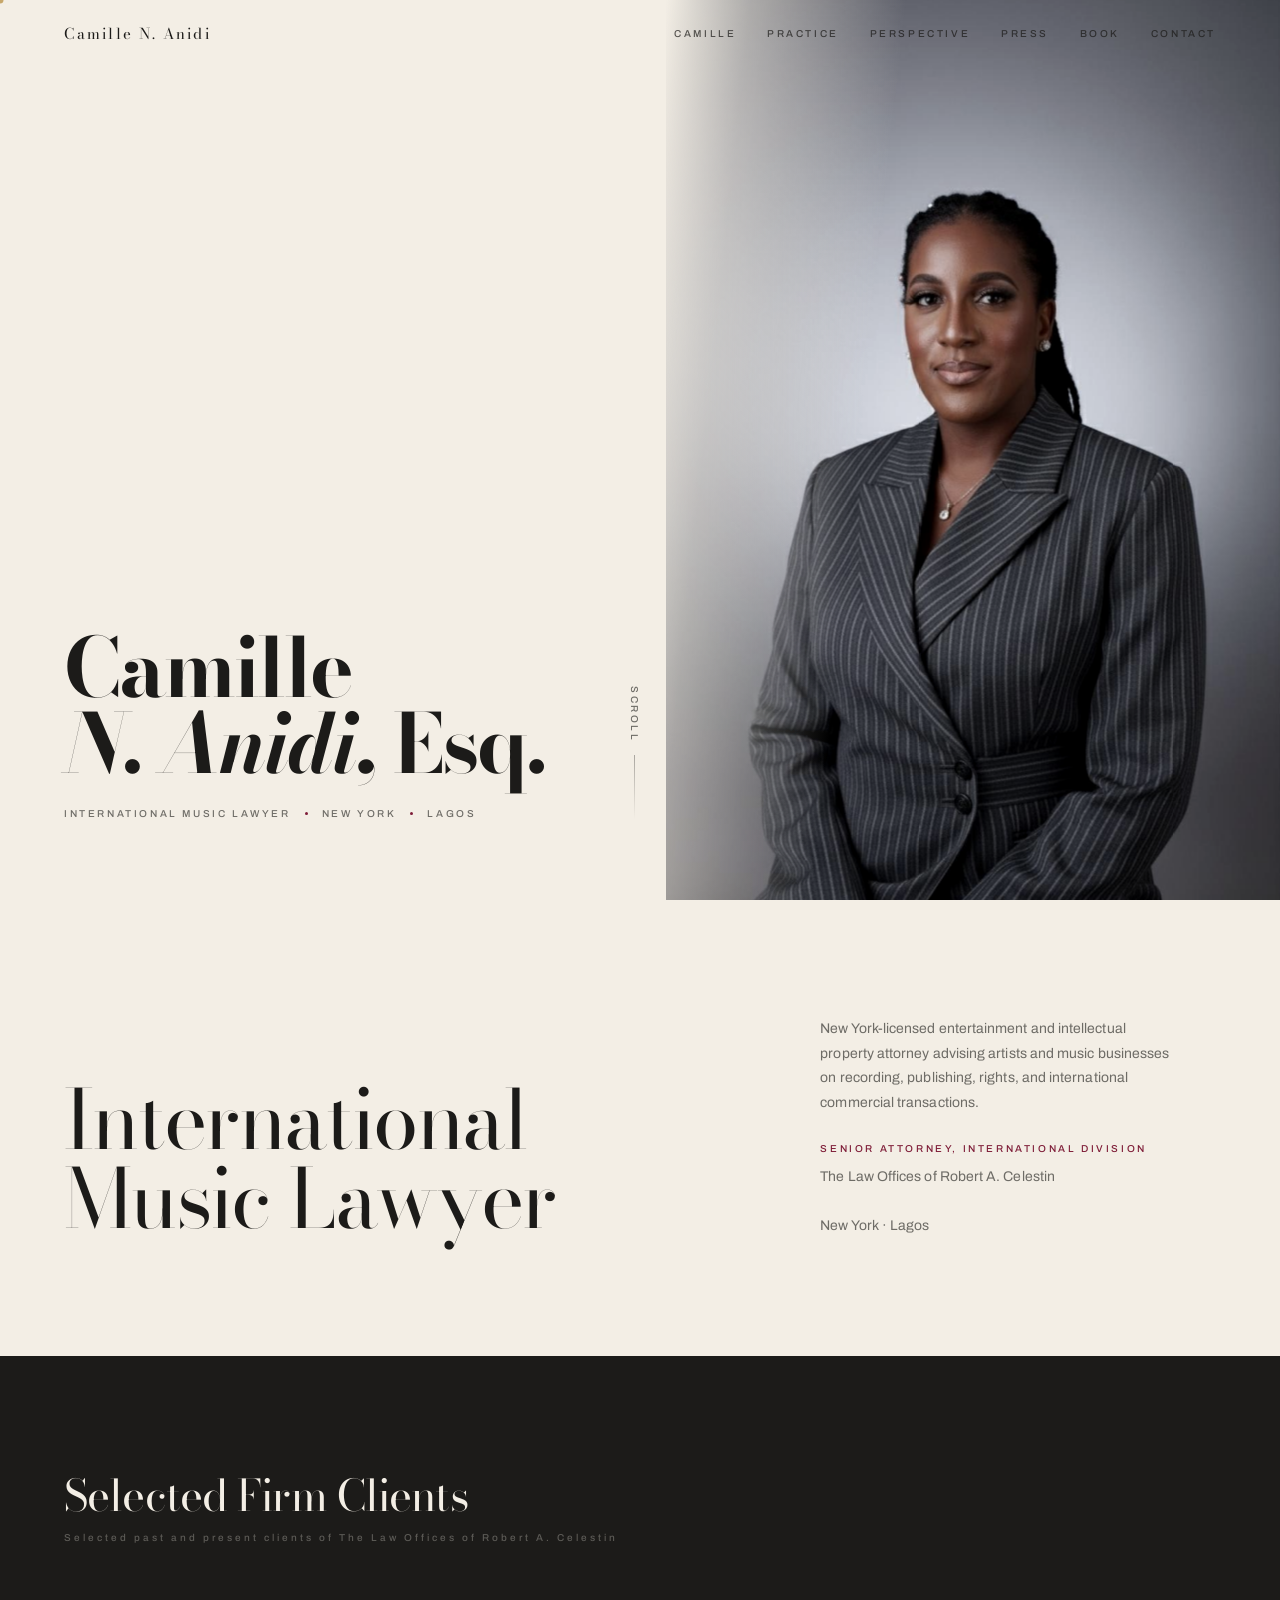
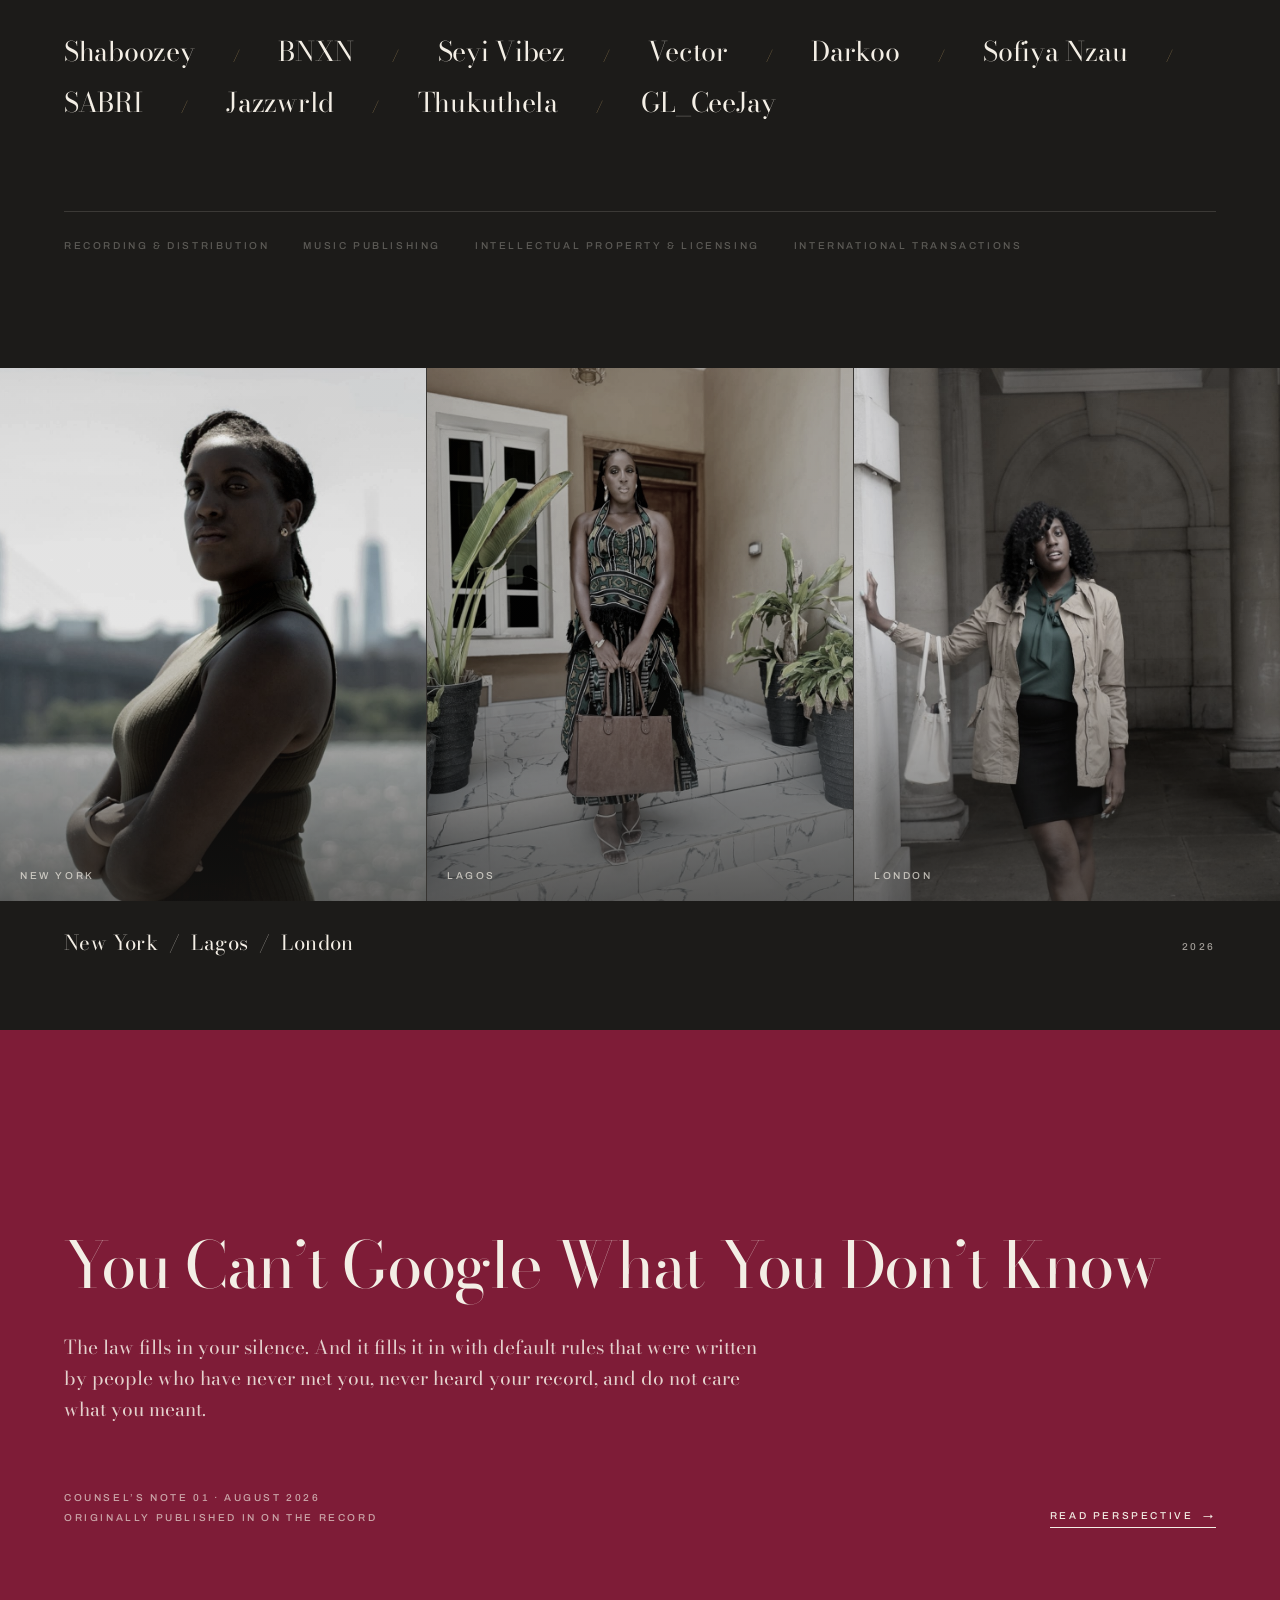
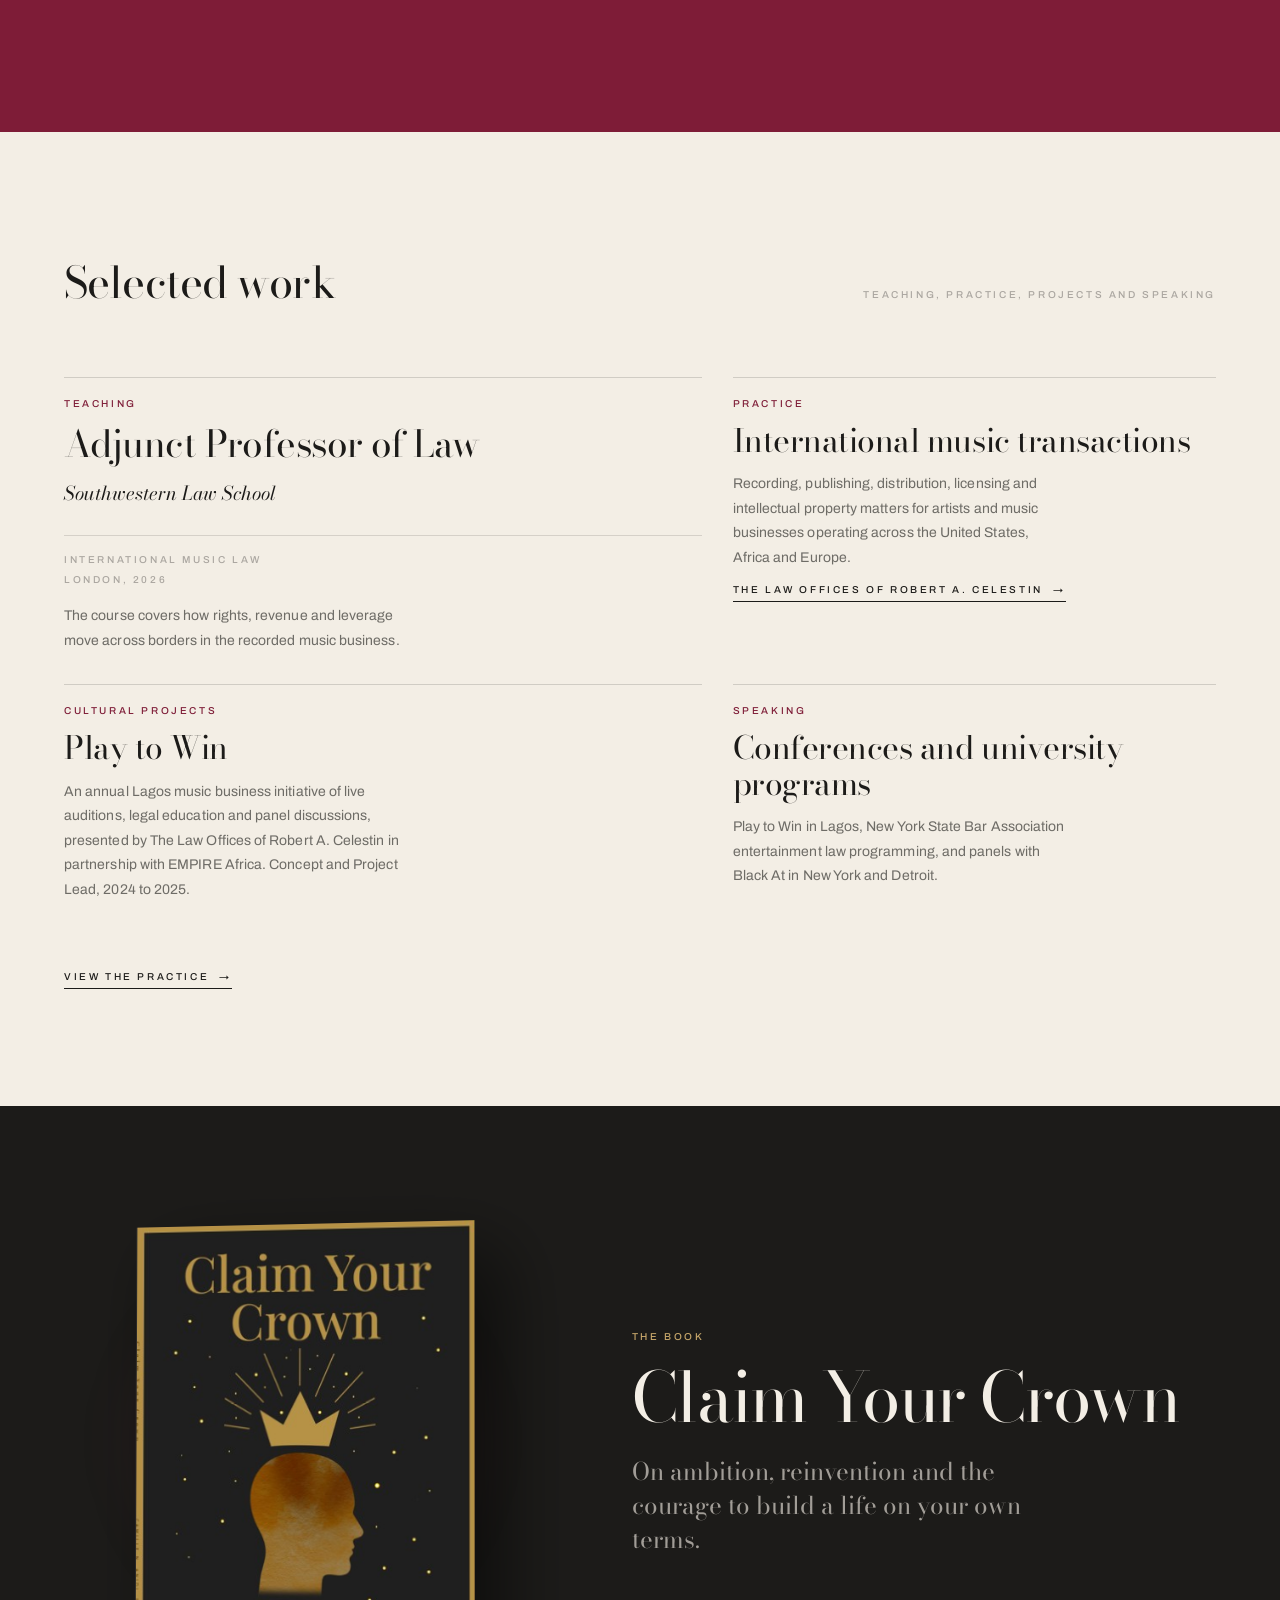
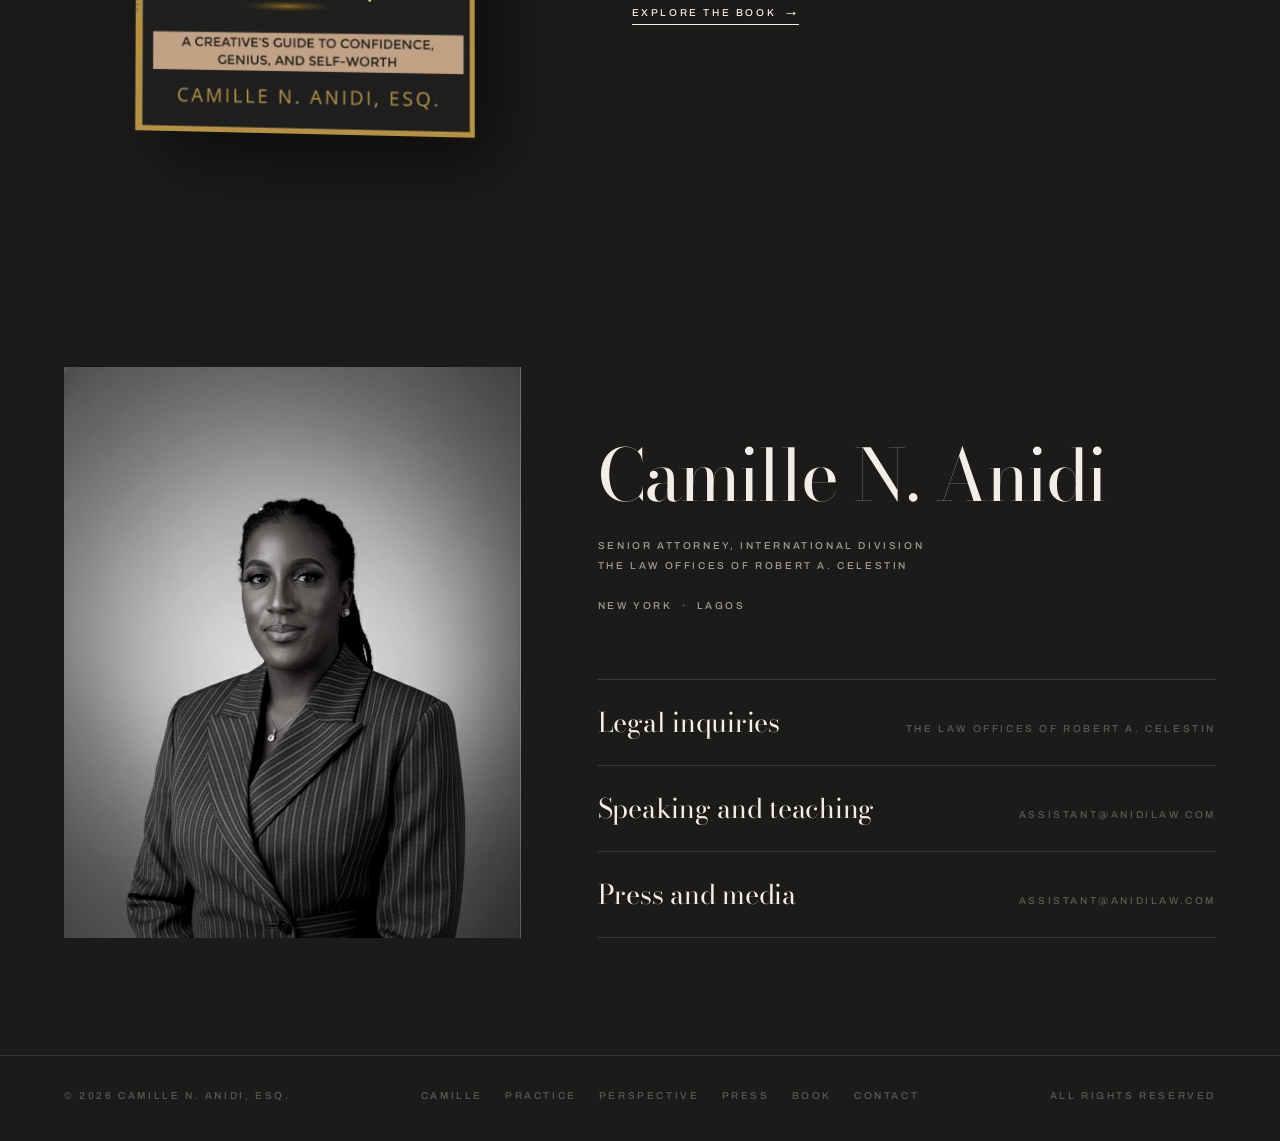
<file: index.html>
<!DOCTYPE html>
<html lang="en">
<head>
<meta charset="UTF-8" />
<meta name="viewport" content="width=device-width, initial-scale=1.0" />
<title>Camille N. Anidi, Esq.</title>
<meta name="description" content="Camille N. Anidi, Esq. International Music Lawyer. New York-licensed entertainment and intellectual property attorney advising artists and music businesses on recording, publishing, rights, and international commercial transactions. Senior Attorney, International Division, The Law Offices of Robert A. Celestin. New York and Lagos." />
<meta property="og:title" content="Camille N. Anidi, Esq." />
<meta property="og:description" content="International Music Lawyer. New York-licensed entertainment and intellectual property attorney advising artists and music businesses on recording, publishing, rights, and international commercial transactions." />
<meta property="og:type" content="website" />
<meta property="og:url" content="https://camilleanidi.com" />
<link rel="canonical" href="https://camilleanidi.com" />
<meta name="google-site-verification" content="Qj2fbUikdxLB2iBHgx79r6mKDJO0_273mGFvPHUksJQ" />

<link rel="preconnect" href="https://fonts.googleapis.com" />
<link rel="preconnect" href="https://fonts.gstatic.com" crossorigin />
<link href="https://fonts.googleapis.com/css2?family=Bodoni+Moda:ital,opsz,wght@0,6..96,400;0,6..96,500;1,6..96,400&family=Archivo:wght@400;500;600&display=swap" rel="stylesheet" />

<script type="application/ld+json">
{
  "@context": "https://schema.org",
  "@type": "Person",
  "name": "Camille N. Anidi",
  "honorificSuffix": "Esq.",
  "jobTitle": "Senior Attorney, International Division",
  "worksFor": { "@type": "Organization", "name": "The Law Offices of Robert A. Celestin" },
  "description": "International Music Lawyer. New York-licensed entertainment and intellectual property attorney advising artists and music businesses on recording, publishing, rights, and international commercial transactions.",
  "url": "https://camilleanidi.com",
  "sameAs": [
    "https://linkedin.com/in/camilleanidi",
    "https://youtube.com/channel/UCbAfQwIsWBjSfywN29WVOYg"
  ]
}
</script>

<script>if('IntersectionObserver' in window){document.documentElement.classList.add('js');}</script>
<link rel="icon" href="favicon.svg" type="image/svg+xml" />
<link rel="stylesheet" href="assets/site.css" />
</head>
<body>

<div class="cursor-dot" id="cursorDot" aria-hidden="true"></div>

<nav id="nav">
  <a href="/" class="nav-mark">Camille N. Anidi</a>
  <ul class="nav-links meta">
    <li><a href="camille.html">Camille</a></li>
    <li><a href="practice.html">Practice</a></li>
    <li><a href="perspective.html">Perspective</a></li>
    <li><a href="press.html">Press</a></li>
    <li><a href="book.html">Book</a></li>
    <li><a href="contact.html">Contact</a></li>
  </ul>
  <button class="nav-toggle meta" id="navToggle" aria-expanded="false" aria-controls="menu">Menu</button>
</nav>

<div class="menu" id="menu" aria-hidden="true">
  <button class="menu-close meta" id="menuClose">Close</button>
  <a href="camille.html">Camille</a>
  <a href="practice.html">Practice</a>
  <a href="perspective.html">Perspective</a>
  <a href="press.html">Press</a>
  <a href="book.html">Book</a>
  <a href="contact.html">Contact</a>
</div>

<div class="rail" id="rail" aria-hidden="true">
  <span class="rail-num" id="railNum">01</span>
  <span class="rail-line"></span>
  <span class="rail-label" id="railLabel">Opening</span>
</div>

<main>

  <!-- 01 OPENING -->
  <section class="scene opening" id="s1" data-scene="01" data-label="Opening" data-tone="light">
    <div class="opening-type">
      <h1 class="opening-name">Camille<br /><em>N. Anidi</em>, Esq.</h1>
      <div class="opening-sub meta">
        <span class="role-line">International Music Lawyer</span><span class="dot sep"></span><span>New York</span><span class="dot"></span><span>Lagos</span>
      </div>
      <div class="scroll-cue meta">
        <span>Scroll</span>
        <div class="stem"></div>
      </div>
    </div>
    <div class="opening-frame">
      <img src="images/hero-portrait.jpg" alt="Camille N. Anidi, Esq." />
    </div>
  </section>

  <!-- 02 IDENTITY -->
  <section class="scene scene-light scene-pad identity" id="s2" data-scene="02" data-label="Identity" data-tone="light">
    <h2 class="statement identity-line reveal">International<br />Music Lawyer</h2>
    <div class="identity-side body-copy reveal d1">
      New York-licensed entertainment and intellectual property attorney advising artists and music businesses on recording, publishing, rights, and international commercial transactions.
      <br /><br />
      <span class="meta" style="color:var(--cranberry); display:block; margin-bottom:8px;">Senior Attorney, International Division</span>
      The Law Offices of Robert A. Celestin
      <br /><br />New York &middot; Lagos
    </div>
  </section>

  <!-- 03 RECEIPTS -->
  <section class="scene scene-dark scene-pad receipts" id="s3" data-scene="03" data-label="Clients" data-tone="dark">
    <div class="reveal">
      <p class="statement receipt-headline" style="font-size:clamp(26px,3.4vw,46px);">Selected Firm Clients
        <span class="years">Selected past and present clients of The Law Offices of Robert A. Celestin</span>
      </p>
    </div>
    <div class="reveal d1">
      <ul class="clients">
        <li>Shaboozey</li><li>BNXN</li><li>Seyi Vibez</li><li>Vector</li><li>Darkoo</li><li>Sofiya Nzau</li><li>SABRI</li><li>Jazzwrld</li><li>Thukuthela</li><li>GL_CeeJay</li>
      </ul>
    </div>
    <div class="institutions meta reveal d2">
      <span>Recording &amp; Distribution</span>
      <span>Music Publishing</span>
      <span>Intellectual Property &amp; Licensing</span>
      <span>International Transactions</span>
    </div>
  </section>

  <!-- 04 THE WORLD -->
  <section class="scene scene-dark" id="s4" data-scene="04" data-label="Cities" data-tone="dark">
    <div class="triptych">
      <figure class="pane">
        <img src="images/new-york.jpg" alt="Camille N. Anidi in New York" loading="lazy" />
        <figcaption class="meta">New York</figcaption>
      </figure>
      <figure class="pane">
        <img src="images/lagos.jpg" alt="Camille N. Anidi in Lagos" loading="lazy" />
        <figcaption class="meta">Lagos</figcaption>
      </figure>
      <figure class="pane">
        <img src="images/london.jpg" alt="Camille N. Anidi in London" loading="lazy" />
        <figcaption class="meta">London</figcaption>
      </figure>
    </div>
    <div class="triptych-caption">
      <p class="cities">New York &nbsp;/&nbsp; Lagos &nbsp;/&nbsp; London</p>
      <p class="meta">2026</p>
    </div>
  </section>

  <!-- 05 PERSPECTIVE -->
  <section class="scene perspective scene-pad" id="s5" data-scene="05" data-label="Perspective" data-tone="dark">
    <h2 class="statement perspective-note reveal" style="font-size:clamp(30px,5vw,72px);">You Can&rsquo;t Google What You Don&rsquo;t Know</h2>
    <p class="home-note-excerpt reveal d1">The law fills in your silence. And it fills it in with default rules that were written by people who have never met you, never heard your record, and do not care what you meant.</p>
    <div class="perspective-foot">
      <p class="meta stamp reveal d1">Counsel&rsquo;s Note 01 &middot; August 2026<br />Originally published in On the Record</p>
      <a href="perspective.html" class="link-line reveal d2">Read Perspective <span aria-hidden="true">&rarr;</span></a>
    </div>
  </section>

  <!-- 06 SELECTED WORK -->
  <section class="scene scene-light scene-pad" id="s6" data-scene="06" data-label="Work" data-tone="light">
    <div class="work-head reveal">
      <h2>Selected work</h2>
      <span class="meta" style="color:var(--ink-faint);">Teaching, practice, projects and speaking</span>
    </div>
    <div class="work-grid">
      <article class="work-item feature reveal">
        <span class="meta kicker">Teaching</span>
        <h3>Adjunct Professor of Law</h3>
        <p class="institution">Southwestern Law School</p>
        <p class="course meta">International Music Law<br />London, 2026</p>
        <p class="body-copy">The course covers how rights, revenue and leverage move across borders in the recorded music business.</p>
      </article>
      <article class="work-item reveal d1">
        <span class="meta kicker">Practice</span>
        <h3>International music transactions</h3>
        <p class="body-copy">Recording, publishing, distribution, licensing and intellectual property matters for artists and music businesses operating across the United States, Africa and Europe.</p>
        <a href="https://www.raclawfirm.com" target="_blank" rel="noopener" class="link-line" style="align-self:flex-start;">The Law Offices of Robert A. Celestin <span aria-hidden="true">&rarr;</span></a>
      </article>
      <article class="work-item reveal d2">
        <span class="meta kicker">Cultural projects</span>
        <h3>Play to Win</h3>
        <p class="body-copy">An annual Lagos music business initiative of live auditions, legal education and panel discussions, presented by The Law Offices of Robert A. Celestin in partnership with EMPIRE Africa. Concept and Project Lead, 2024 to 2025.</p>
      </article>
      <article class="work-item reveal d3">
        <span class="meta kicker">Speaking</span>
        <h3>Conferences and university programs</h3>
        <p class="body-copy">Play to Win in Lagos, New York State Bar Association entertainment law programming, and panels with Black At in New York and Detroit.</p>
      </article>
    </div>
    <div class="work-foot reveal">
      <a href="practice.html" class="link-line">View the Practice <span aria-hidden="true">&rarr;</span></a>
    </div>
  </section>

  <!-- 07 CLAIM YOUR CROWN -->
  <section class="scene scene-dark scene-pad" id="s7" data-scene="07" data-label="Book" data-tone="dark">
    <div class="book">
    <div class="book-object reveal">
      <img src="images/claim-your-crown.jpg" alt="Claim Your Crown by Camille N. Anidi, Esq." />
    </div>
    <div>
      <span class="meta reveal" style="color:var(--gold); display:block; margin-bottom:22px;">The Book</span>
      <h2 class="statement book-title reveal d1">Claim Your Crown</h2>
      <p class="book-statement reveal d1">On ambition, reinvention and the courage to build a life on your own terms.</p>
      <div class="book-foot reveal d2">
        <a href="book.html" class="link-line">Explore the Book <span aria-hidden="true">&rarr;</span></a>
      </div>
    </div>
    </div>
  </section>

  <!-- 08 CLOSING -->
  <section class="scene scene-dark scene-pad closing" id="s8" data-scene="08" data-label="Contact" data-tone="dark">
    <div class="closing-portrait reveal">
      <img src="images/hero-portrait.jpg" alt="Camille N. Anidi, Esq." loading="lazy" />
    </div>
    <div>
      <h2 class="statement closing-name reveal d1">Camille N. Anidi</h2>
      <p class="closing-places meta reveal d1">Senior Attorney, International Division<br />The Law Offices of Robert A. Celestin<br /><br />New York &nbsp;&middot;&nbsp; Lagos</p>
      <div class="routes reveal d2">
        <a class="route" href="https://www.raclawfirm.com" target="_blank" rel="noopener">
          <span class="label">Legal inquiries</span>
          <span class="dest meta">The Law Offices of Robert A. Celestin</span>
        </a>
        <a class="route" href="mailto:assistant@anidilaw.com">
          <span class="label">Speaking and teaching</span>
          <span class="dest meta">assistant@anidilaw.com</span>
        </a>
        <a class="route" href="mailto:assistant@anidilaw.com?subject=Press%20inquiry">
          <span class="label">Press and media</span>
          <span class="dest meta">assistant@anidilaw.com</span>
        </a>
      </div>
    </div>
  </section>
</main>

<footer class="meta">
  <span>&copy; 2026 Camille N. Anidi, Esq.</span>
  <div class="footer-links">
    <a href="camille.html">Camille</a>
    <a href="practice.html">Practice</a>
    <a href="perspective.html">Perspective</a>
    <a href="press.html">Press</a>
    <a href="book.html">Book</a>
    <a href="contact.html">Contact</a>
  </div>
  <span>All Rights Reserved</span>
</footer>

<script src="assets/site.js" defer></script>
</body>
</html>
</file>
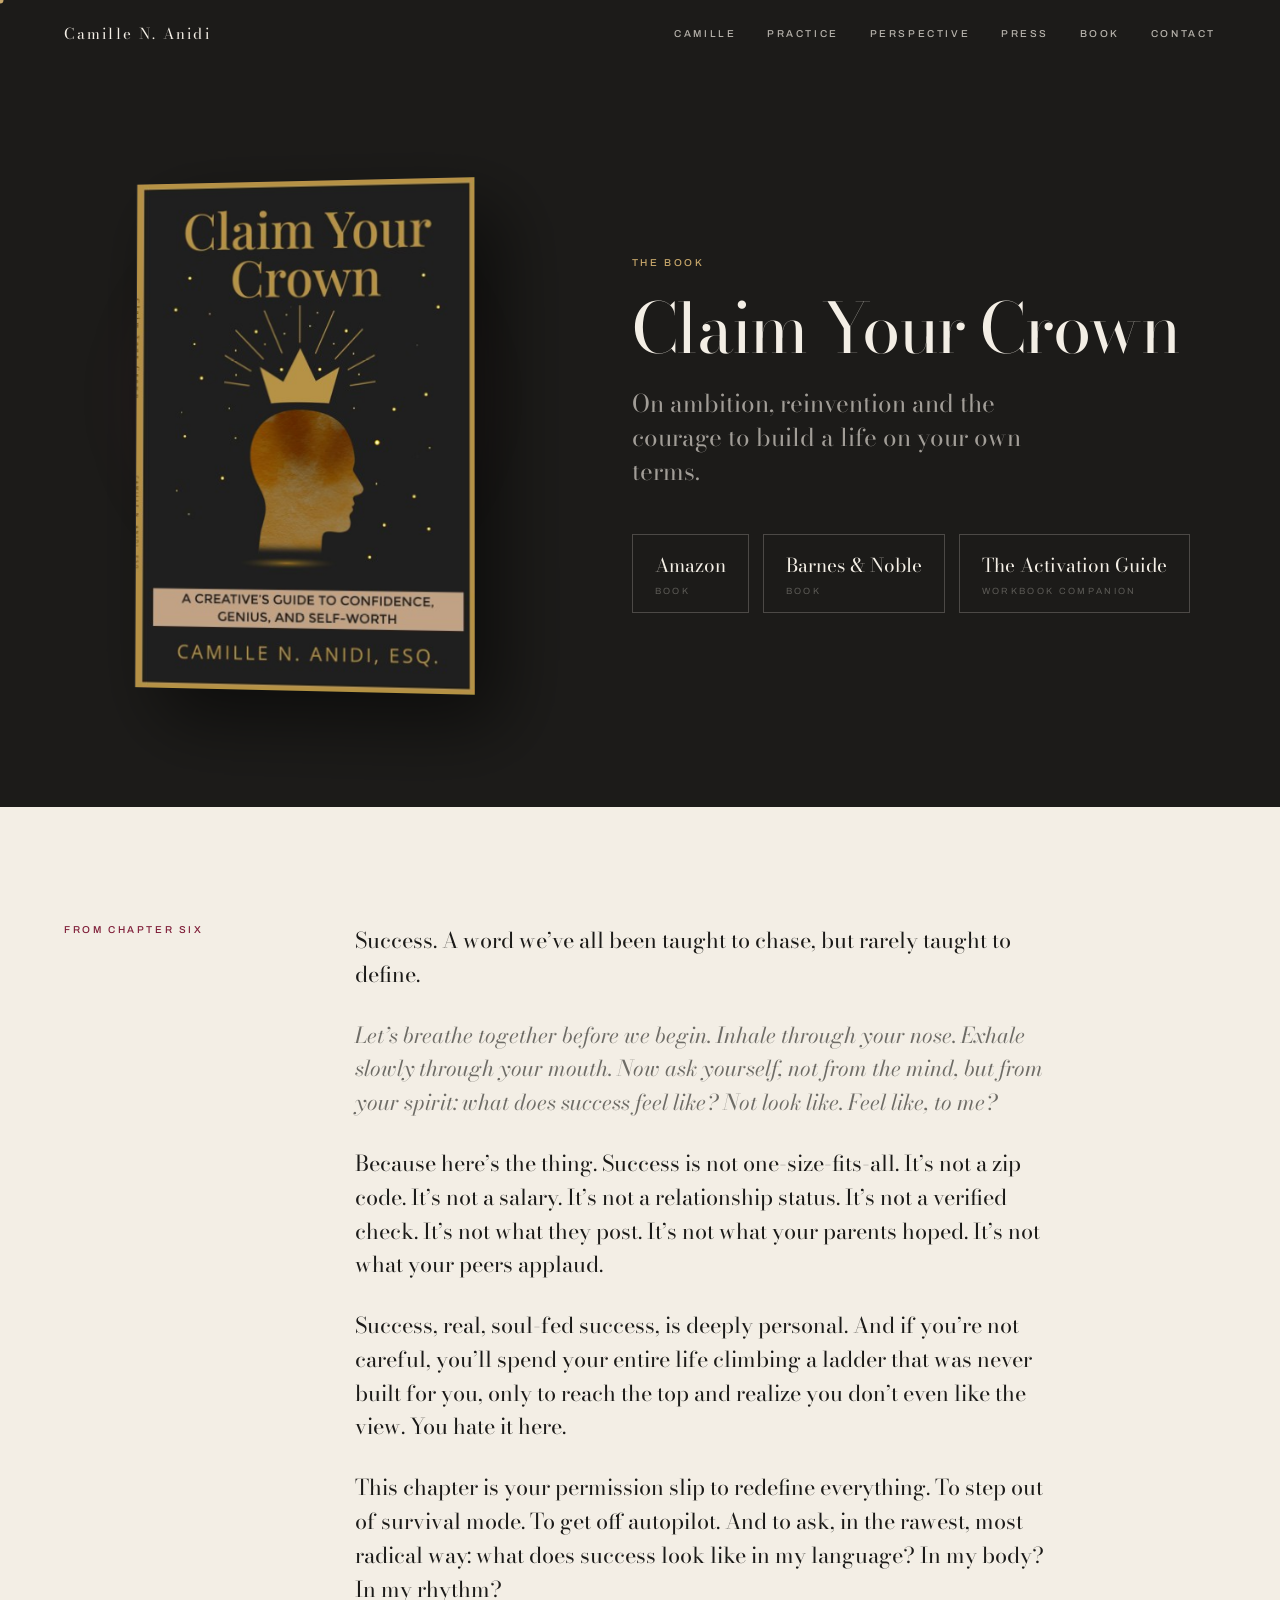
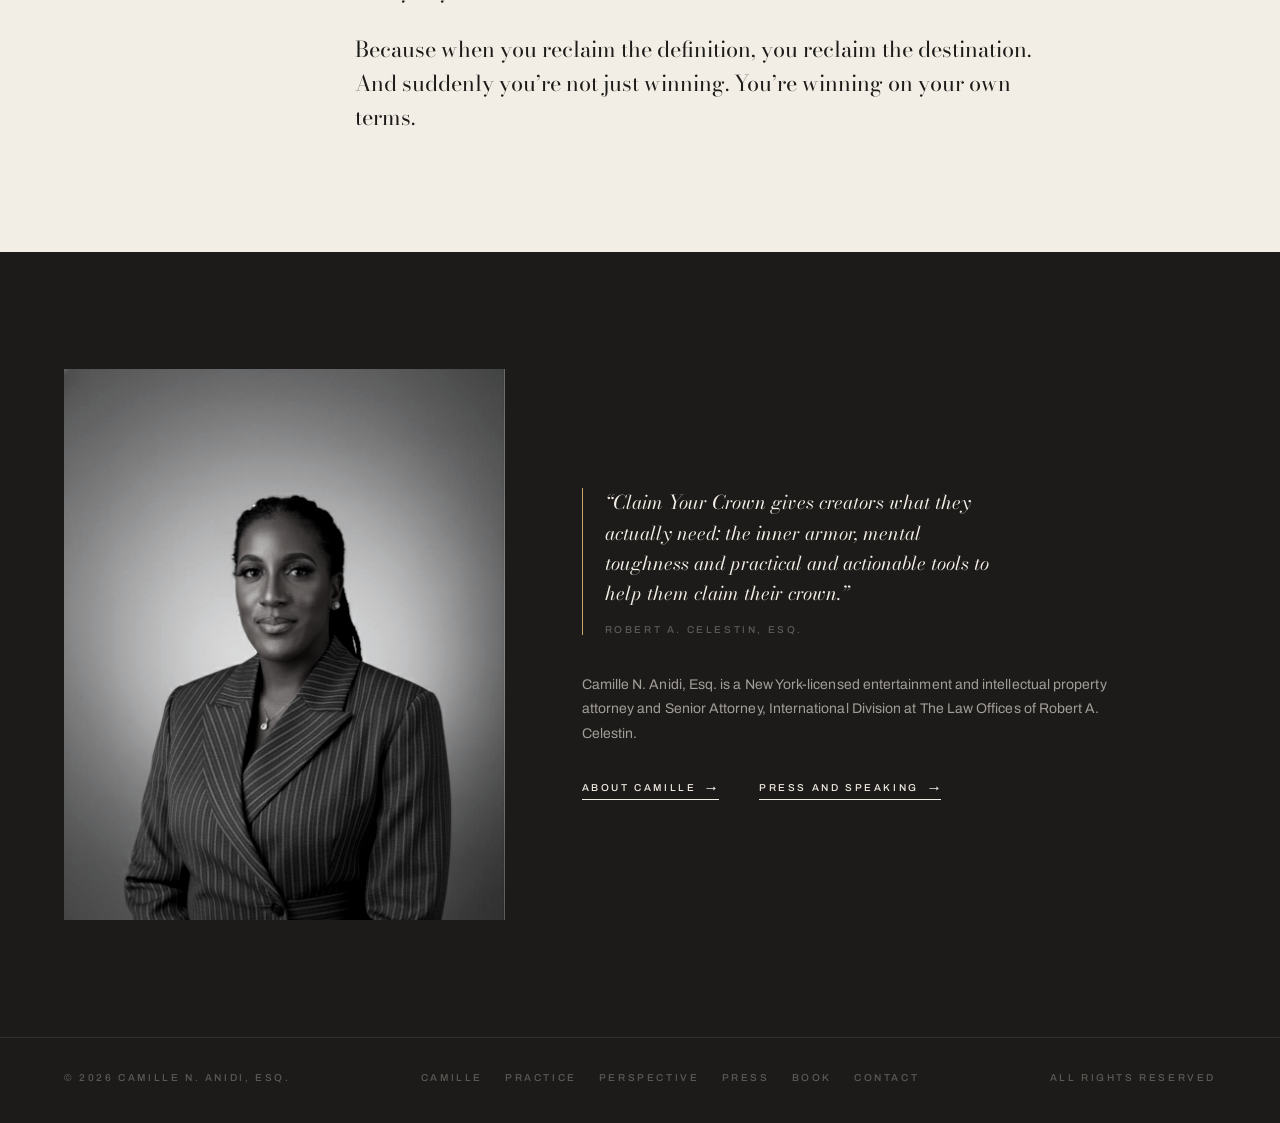
<file: book.html>
<!DOCTYPE html>
<html lang="en">
<head>
<meta charset="UTF-8" />
<meta name="viewport" content="width=device-width, initial-scale=1.0" />
<title>Claim Your Crown | Camille N. Anidi, Esq.</title>
<meta name="description" content="Claim Your Crown. On ambition, reinvention and the courage to build a life on your own terms." />
<meta property="og:title" content="Claim Your Crown | Camille N. Anidi, Esq." />
<meta property="og:description" content="Claim Your Crown. On ambition, reinvention and the courage to build a life on your own terms." />
<meta property="og:type" content="website" />
<link rel="canonical" href="https://camilleanidi.com/book.html" />
<link rel="preconnect" href="https://fonts.googleapis.com" />
<link rel="preconnect" href="https://fonts.gstatic.com" crossorigin />
<link href="https://fonts.googleapis.com/css2?family=Bodoni+Moda:ital,opsz,wght@0,6..96,400;0,6..96,500;1,6..96,400&family=Archivo:wght@400;500;600&display=swap" rel="stylesheet" />
<script>if('IntersectionObserver' in window){document.documentElement.classList.add('js');}</script>
<link rel="icon" href="favicon.svg" type="image/svg+xml" />
<link rel="stylesheet" href="assets/site.css" />
</head>
<body>
<div class="cursor-dot" id="cursorDot" aria-hidden="true"></div>
<nav id="nav">
  <a href="index.html" class="nav-mark">Camille N. Anidi</a>
  <ul class="nav-links meta">
    <li><a href="camille.html">Camille</a></li>
    <li><a href="practice.html">Practice</a></li>
    <li><a href="perspective.html">Perspective</a></li>
    <li><a href="press.html">Press</a></li>
    <li><a href="book.html">Book</a></li>
    <li><a href="contact.html">Contact</a></li>
  </ul>
  <button class="nav-toggle meta" id="navToggle" aria-expanded="false" aria-controls="menu">Menu</button>
</nav>

<div class="menu" id="menu" aria-hidden="true">
  <button class="menu-close meta" id="menuClose">Close</button>
  <a href="camille.html">Camille</a>
  <a href="practice.html">Practice</a>
  <a href="perspective.html">Perspective</a>
  <a href="press.html">Press</a>
  <a href="book.html">Book</a>
  <a href="contact.html">Contact</a>
</div>
<main>
  <section class="scene scene-dark scene-pad page-head" data-tone="dark">
    <div class="book">
      <div class="book-object reveal">
        <img src="images/claim-your-crown.jpg" alt="Claim Your Crown by Camille N. Anidi, Esq." />
      </div>
      <div>
        <span class="eyebrow meta" style="color:var(--gold);">The Book</span>
        <h1 class="statement book-title reveal">Claim Your Crown</h1>
        <p class="book-statement reveal d1">On ambition, reinvention and the courage to build a life on your own terms.</p>
        <div class="commerce reveal d2">
          <a class="buy" href="https://www.amazon.com/Claim-Your-Crown-Confidence-Self-Worth/dp/B0FHJFPNQ1" target="_blank" rel="noopener">
            <span class="where">Amazon</span><span class="what">Book</span>
          </a>
          <a class="buy" href="https://www.barnesandnoble.com/w/claim-your-crown-camille-n-anidi/1147806303" target="_blank" rel="noopener">
            <span class="where">Barnes &amp; Noble</span><span class="what">Book</span>
          </a>
          <a class="buy" href="https://claimyourcrownbook.com" target="_blank" rel="noopener">
            <span class="where">The Activation Guide</span><span class="what">Workbook companion</span>
          </a>
        </div>
      </div>
    </div>
  </section>

  <section class="scene scene-light scene-pad excerpt-scene" data-tone="light">
    <div class="block" style="border:0;">
      <span class="block-label meta">From Chapter Six</span>
      <div class="prose reveal">
        <p>Success. A word we&rsquo;ve all been taught to chase, but rarely taught to define.</p>
        <p class="breath">Let&rsquo;s breathe together before we begin. Inhale through your nose. Exhale slowly through your mouth. Now ask yourself, not from the mind, but from your spirit: what does success feel like? Not look like. Feel like, to me?</p>
        <p>Because here&rsquo;s the thing. Success is not one-size-fits-all. It&rsquo;s not a zip code. It&rsquo;s not a salary. It&rsquo;s not a relationship status. It&rsquo;s not a verified check. It&rsquo;s not what they post. It&rsquo;s not what your parents hoped. It&rsquo;s not what your peers applaud.</p>
        <p>Success, real, soul-fed success, is deeply personal. And if you&rsquo;re not careful, you&rsquo;ll spend your entire life climbing a ladder that was never built for you, only to reach the top and realize you don&rsquo;t even like the view. You hate it here.</p>
        <p>This chapter is your permission slip to redefine everything. To step out of survival mode. To get off autopilot. And to ask, in the rawest, most radical way: what does success look like in my language? In my body? In my rhythm?</p>
        <p>Because when you reclaim the definition, you reclaim the destination. And suddenly you&rsquo;re not just winning. You&rsquo;re winning on your own terms.</p>
      </div>
    </div>
  </section>

  <section class="scene scene-dark scene-pad" data-tone="dark">
    <div class="split" style="align-items:center;">
      <div class="portrait-frame mono reveal">
        <img src="images/hero-portrait.jpg" alt="Camille N. Anidi, Esq." />
      </div>
      <div>
        <blockquote class="praise reveal d1" style="margin-top:0;">
          <p>&ldquo;Claim Your Crown gives creators what they actually need: the inner armor, mental toughness and practical and actionable tools to help them claim their crown.&rdquo;</p>
          <span class="attr meta">Robert A. Celestin, Esq.</span>
        </blockquote>
        <p class="body-copy reveal d2" style="margin-top:38px; color:var(--light-soft); max-width:34rem;">Camille N. Anidi, Esq. is a New York-licensed entertainment and intellectual property attorney and Senior Attorney, International Division at The Law Offices of Robert A. Celestin.</p>
        <div class="stack-links">
          <a href="camille.html" class="link-line">About Camille <span aria-hidden="true">&rarr;</span></a>
          <a href="contact.html" class="link-line">Press and speaking <span aria-hidden="true">&rarr;</span></a>
        </div>
      </div>
    </div>
  </section>
</main>
<footer class="meta">
  <span>&copy; 2026 Camille N. Anidi, Esq.</span>
  <div class="footer-links">
    <a href="camille.html">Camille</a>
    <a href="practice.html">Practice</a>
    <a href="perspective.html">Perspective</a>
    <a href="press.html">Press</a>
    <a href="book.html">Book</a>
    <a href="contact.html">Contact</a>
  </div>
  <span>All Rights Reserved</span>
</footer>
<script src="assets/site.js" defer></script>
</body>
</html>
</file>
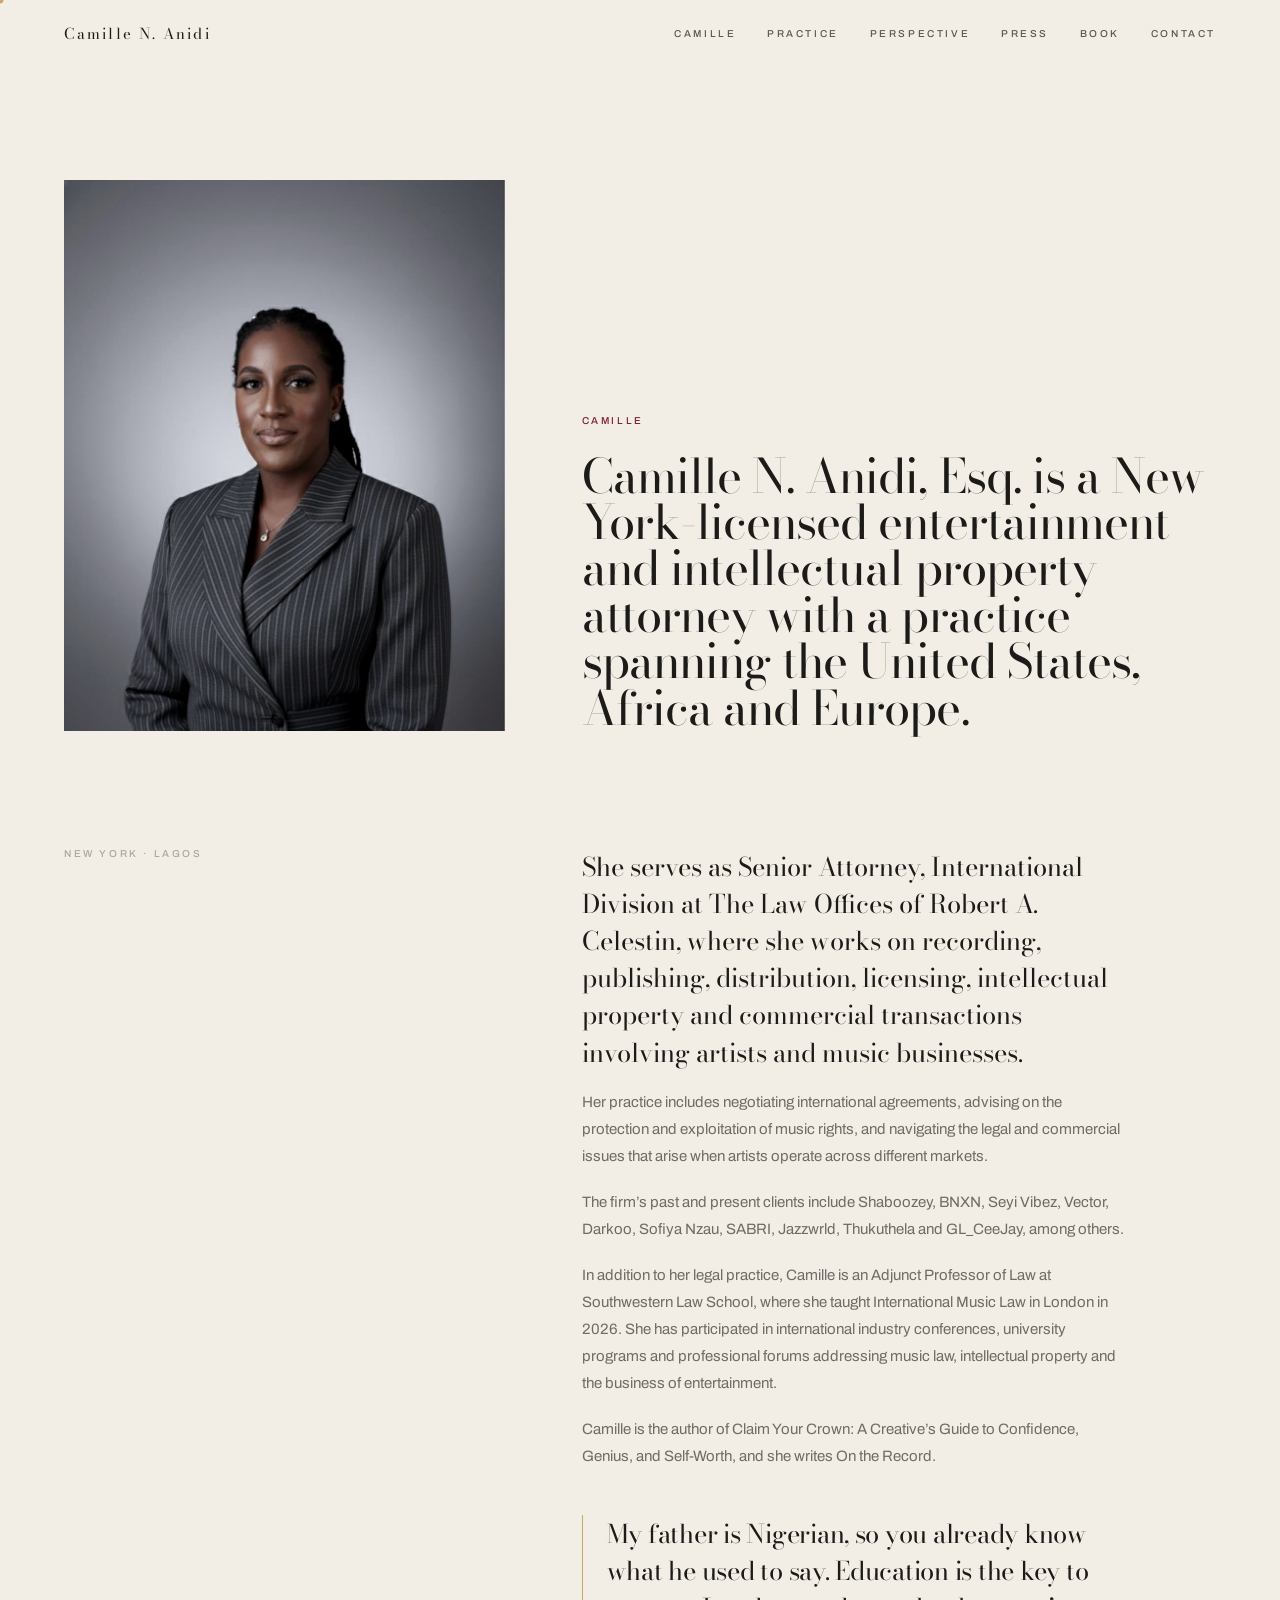
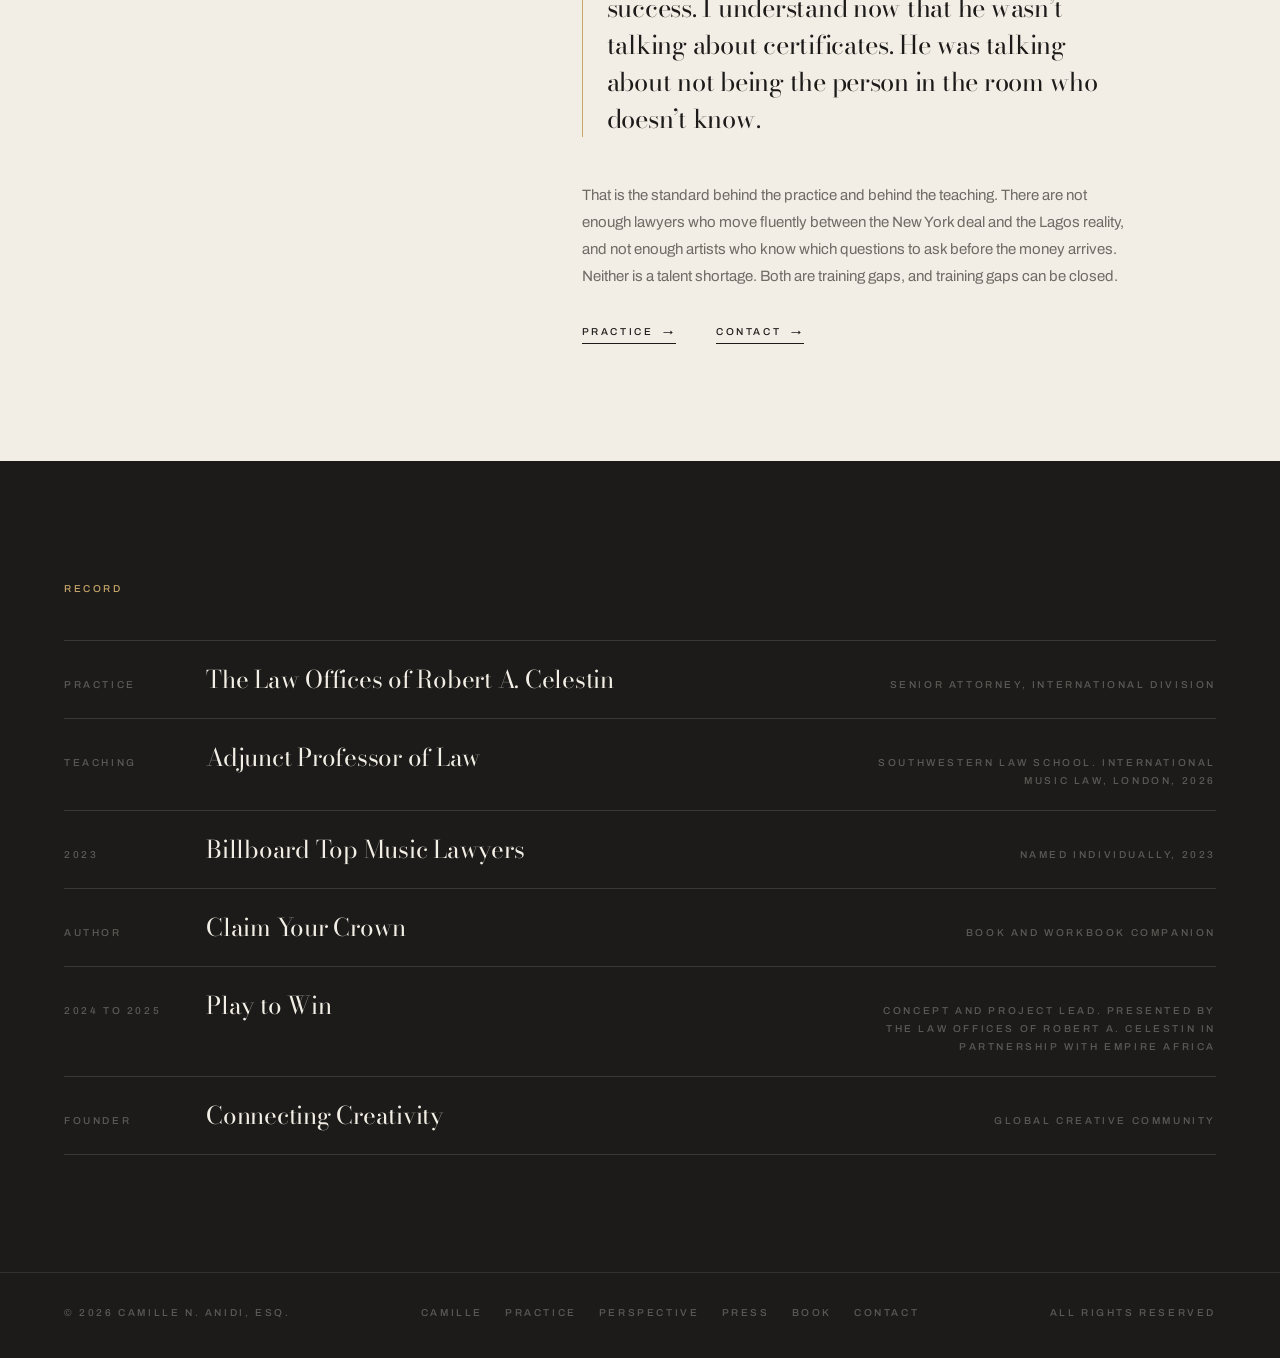
<file: camille.html>
<!DOCTYPE html>
<html lang="en">
<head>
<meta charset="UTF-8" />
<meta name="viewport" content="width=device-width, initial-scale=1.0" />
<title>Camille | Camille N. Anidi, Esq.</title>
<meta name="description" content="Camille N. Anidi, Esq. operates at the intersection of law, music, culture and global commerce." />
<meta property="og:title" content="Camille | Camille N. Anidi, Esq." />
<meta property="og:description" content="Camille N. Anidi, Esq. operates at the intersection of law, music, culture and global commerce." />
<meta property="og:type" content="website" />
<link rel="canonical" href="https://camilleanidi.com/camille.html" />
<link rel="preconnect" href="https://fonts.googleapis.com" />
<link rel="preconnect" href="https://fonts.gstatic.com" crossorigin />
<link href="https://fonts.googleapis.com/css2?family=Bodoni+Moda:ital,opsz,wght@0,6..96,400;0,6..96,500;1,6..96,400&family=Archivo:wght@400;500;600&display=swap" rel="stylesheet" />
<script>if('IntersectionObserver' in window){document.documentElement.classList.add('js');}</script>
<link rel="icon" href="favicon.svg" type="image/svg+xml" />
<link rel="stylesheet" href="assets/site.css" />
</head>
<body>
<div class="cursor-dot" id="cursorDot" aria-hidden="true"></div>
<nav id="nav">
  <a href="index.html" class="nav-mark">Camille N. Anidi</a>
  <ul class="nav-links meta">
    <li><a href="camille.html">Camille</a></li>
    <li><a href="practice.html">Practice</a></li>
    <li><a href="perspective.html">Perspective</a></li>
    <li><a href="press.html">Press</a></li>
    <li><a href="book.html">Book</a></li>
    <li><a href="contact.html">Contact</a></li>
  </ul>
  <button class="nav-toggle meta" id="navToggle" aria-expanded="false" aria-controls="menu">Menu</button>
</nav>

<div class="menu" id="menu" aria-hidden="true">
  <button class="menu-close meta" id="menuClose">Close</button>
  <a href="camille.html">Camille</a>
  <a href="practice.html">Practice</a>
  <a href="perspective.html">Perspective</a>
  <a href="press.html">Press</a>
  <a href="book.html">Book</a>
  <a href="contact.html">Contact</a>
</div>
<main>
  <section class="scene scene-light scene-pad page-head" data-tone="light">
    <div class="split">
      <div class="portrait-frame reveal">
        <img src="images/hero-portrait.jpg" alt="Camille N. Anidi, Esq." />
      </div>
      <div>
        <span class="eyebrow meta reveal">Camille</span>
        <h1 class="statement page-title reveal d1" style="font-size:clamp(28px,3.7vw,54px);">Camille N. Anidi, Esq. is a New York-licensed entertainment and intellectual property attorney with a practice spanning the United States, Africa and Europe.</h1>
      </div>
    </div>
  </section>

  <section class="scene scene-light scene-pad" data-tone="light" style="padding-top:0;">
    <div class="split" style="align-items:start;">
      <span class="meta" style="color:var(--ink-faint);">New York &middot; Lagos</span>
      <div class="prose reveal">
        <p class="lead">She serves as Senior Attorney, International Division at The Law Offices of Robert A. Celestin, where she works on recording, publishing, distribution, licensing, intellectual property and commercial transactions involving artists and music businesses.</p>
        <p>Her practice includes negotiating international agreements, advising on the protection and exploitation of music rights, and navigating the legal and commercial issues that arise when artists operate across different markets.</p>
        <p>The firm&rsquo;s past and present clients include Shaboozey, BNXN, Seyi Vibez, Vector, Darkoo, Sofiya Nzau, SABRI, Jazzwrld, Thukuthela and GL_CeeJay, among others.</p>
        <p>In addition to her legal practice, Camille is an Adjunct Professor of Law at Southwestern Law School, where she taught International Music Law in London in 2026. She has participated in international industry conferences, university programs and professional forums addressing music law, intellectual property and the business of entertainment.</p>
        <p>Camille is the author of Claim Your Crown: A Creative&rsquo;s Guide to Confidence, Genius, and Self-Worth, and she writes On the Record.</p>
        <p class="quote">My father is Nigerian, so you already know what he used to say. Education is the key to success. I understand now that he wasn&rsquo;t talking about certificates. He was talking about not being the person in the room who doesn&rsquo;t know.</p>
        <p>That is the standard behind the practice and behind the teaching. There are not enough lawyers who move fluently between the New York deal and the Lagos reality, and not enough artists who know which questions to ask before the money arrives. Neither is a talent shortage. Both are training gaps, and training gaps can be closed.</p>
        <div class="stack-links">
          <a href="practice.html" class="link-line">Practice <span aria-hidden="true">&rarr;</span></a>
          <a href="contact.html" class="link-line">Contact <span aria-hidden="true">&rarr;</span></a>
        </div>
      </div>
    </div>
  </section>

  <section class="scene scene-dark scene-pad" data-tone="dark">
    <span class="meta" style="color:var(--gold);">Record</span>
    <div class="ledger reveal">
      <div class="ledger-row">
        <span class="when meta">Practice</span>
        <span class="what">The Law Offices of Robert A. Celestin</span>
        <span class="note meta">Senior Attorney, International Division</span>
      </div>
      <div class="ledger-row">
        <span class="when meta">Teaching</span>
        <span class="what">Adjunct Professor of Law</span>
        <span class="note meta">Southwestern Law School. International Music Law, London, 2026</span>
      </div>
      <div class="ledger-row">
        <span class="when meta">2023</span>
        <span class="what">Billboard Top Music Lawyers</span>
        <span class="note meta">Named individually, 2023</span>
      </div>
      <div class="ledger-row">
        <span class="when meta">Author</span>
        <span class="what">Claim Your Crown</span>
        <span class="note meta">Book and workbook companion</span>
      </div>
      <div class="ledger-row">
        <span class="when meta">2024 to 2025</span>
        <span class="what">Play to Win</span>
        <span class="note meta">Concept and Project Lead. Presented by The Law Offices of Robert A. Celestin in partnership with EMPIRE Africa</span>
      </div>
      <div class="ledger-row">
        <span class="when meta">Founder</span>
        <span class="what">Connecting Creativity</span>
        <span class="note meta">Global creative community</span>
      </div>
    </div>
  </section>
</main>
<footer class="meta">
  <span>&copy; 2026 Camille N. Anidi, Esq.</span>
  <div class="footer-links">
    <a href="camille.html">Camille</a>
    <a href="practice.html">Practice</a>
    <a href="perspective.html">Perspective</a>
    <a href="press.html">Press</a>
    <a href="book.html">Book</a>
    <a href="contact.html">Contact</a>
  </div>
  <span>All Rights Reserved</span>
</footer>
<script src="assets/site.js" defer></script>
</body>
</html>
</file>
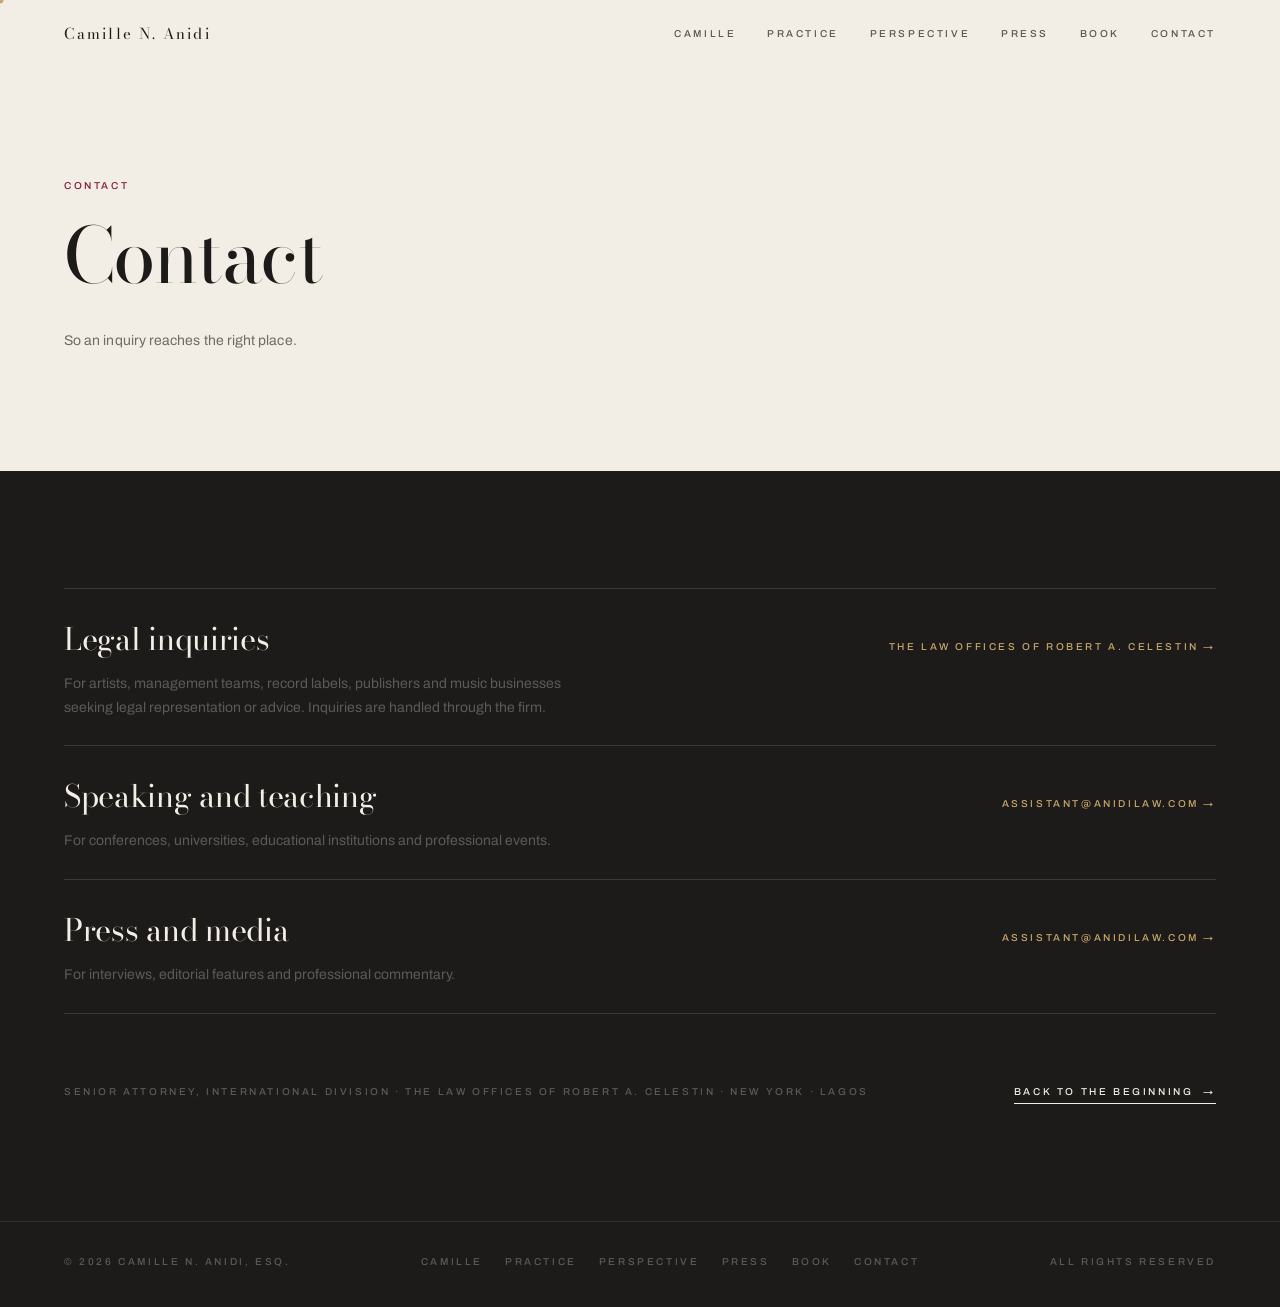
<file: contact.html>
<!DOCTYPE html>
<html lang="en">
<head>
<meta charset="UTF-8" />
<meta name="viewport" content="width=device-width, initial-scale=1.0" />
<title>Contact | Camille N. Anidi, Esq.</title>
<meta name="description" content="Legal representation, speaking and media, professional collaborations." />
<meta property="og:title" content="Contact | Camille N. Anidi, Esq." />
<meta property="og:description" content="Legal representation, speaking and media, professional collaborations." />
<meta property="og:type" content="website" />
<link rel="canonical" href="https://camilleanidi.com/contact.html" />
<link rel="preconnect" href="https://fonts.googleapis.com" />
<link rel="preconnect" href="https://fonts.gstatic.com" crossorigin />
<link href="https://fonts.googleapis.com/css2?family=Bodoni+Moda:ital,opsz,wght@0,6..96,400;0,6..96,500;1,6..96,400&family=Archivo:wght@400;500;600&display=swap" rel="stylesheet" />
<script>if('IntersectionObserver' in window){document.documentElement.classList.add('js');}</script>
<link rel="icon" href="favicon.svg" type="image/svg+xml" />
<link rel="stylesheet" href="assets/site.css" />
</head>
<body>
<div class="cursor-dot" id="cursorDot" aria-hidden="true"></div>
<nav id="nav">
  <a href="index.html" class="nav-mark">Camille N. Anidi</a>
  <ul class="nav-links meta">
    <li><a href="camille.html">Camille</a></li>
    <li><a href="practice.html">Practice</a></li>
    <li><a href="perspective.html">Perspective</a></li>
    <li><a href="press.html">Press</a></li>
    <li><a href="book.html">Book</a></li>
    <li><a href="contact.html">Contact</a></li>
  </ul>
  <button class="nav-toggle meta" id="navToggle" aria-expanded="false" aria-controls="menu">Menu</button>
</nav>

<div class="menu" id="menu" aria-hidden="true">
  <button class="menu-close meta" id="menuClose">Close</button>
  <a href="camille.html">Camille</a>
  <a href="practice.html">Practice</a>
  <a href="perspective.html">Perspective</a>
  <a href="press.html">Press</a>
  <a href="book.html">Book</a>
  <a href="contact.html">Contact</a>
</div>
<main>
  <section class="scene scene-light scene-pad page-head" data-tone="light">
    <span class="eyebrow meta">Contact</span>
    <h1 class="statement page-title reveal" style="font-size:clamp(36px,6vw,88px);">Contact</h1>
    <p class="page-lede body-copy reveal d1">So an inquiry reaches the right place.</p>
  </section>

  <section class="scene scene-dark scene-pad" data-tone="dark">
    <div class="reveal">
      <a class="route-detail" href="https://www.raclawfirm.com" target="_blank" rel="noopener">
        <div>
          <span class="label">Legal inquiries</span>
          <p class="sub">For artists, management teams, record labels, publishers and music businesses seeking legal representation or advice. Inquiries are handled through the firm.</p>
        </div>
        <span class="go meta">The Law Offices of Robert A. Celestin &rarr;</span>
      </a>
      <a class="route-detail" href="mailto:assistant@anidilaw.com?subject=Speaking%20or%20media%20inquiry">
        <div>
          <span class="label">Speaking and teaching</span>
          <p class="sub">For conferences, universities, educational institutions and professional events.</p>
        </div>
        <span class="go meta">assistant@anidilaw.com &rarr;</span>
      </a>
      <a class="route-detail" href="mailto:assistant@anidilaw.com?subject=Press%20inquiry">
        <div>
          <span class="label">Press and media</span>
          <p class="sub">For interviews, editorial features and professional commentary.</p>
        </div>
        <span class="go meta">assistant@anidilaw.com &rarr;</span>
      </a>
    </div>
    <div class="page-foot" style="margin-top:clamp(50px,8vh,90px);">
      <span class="meta" style="color:var(--light-faint);">Senior Attorney, International Division &middot; The Law Offices of Robert A. Celestin &middot; New York &middot; Lagos</span>
      <a href="index.html" class="link-line">Back to the beginning <span aria-hidden="true">&rarr;</span></a>
    </div>
  </section>
</main>
<footer class="meta">
  <span>&copy; 2026 Camille N. Anidi, Esq.</span>
  <div class="footer-links">
    <a href="camille.html">Camille</a>
    <a href="practice.html">Practice</a>
    <a href="perspective.html">Perspective</a>
    <a href="press.html">Press</a>
    <a href="book.html">Book</a>
    <a href="contact.html">Contact</a>
  </div>
  <span>All Rights Reserved</span>
</footer>
<script src="assets/site.js" defer></script>
</body>
</html>
</file>
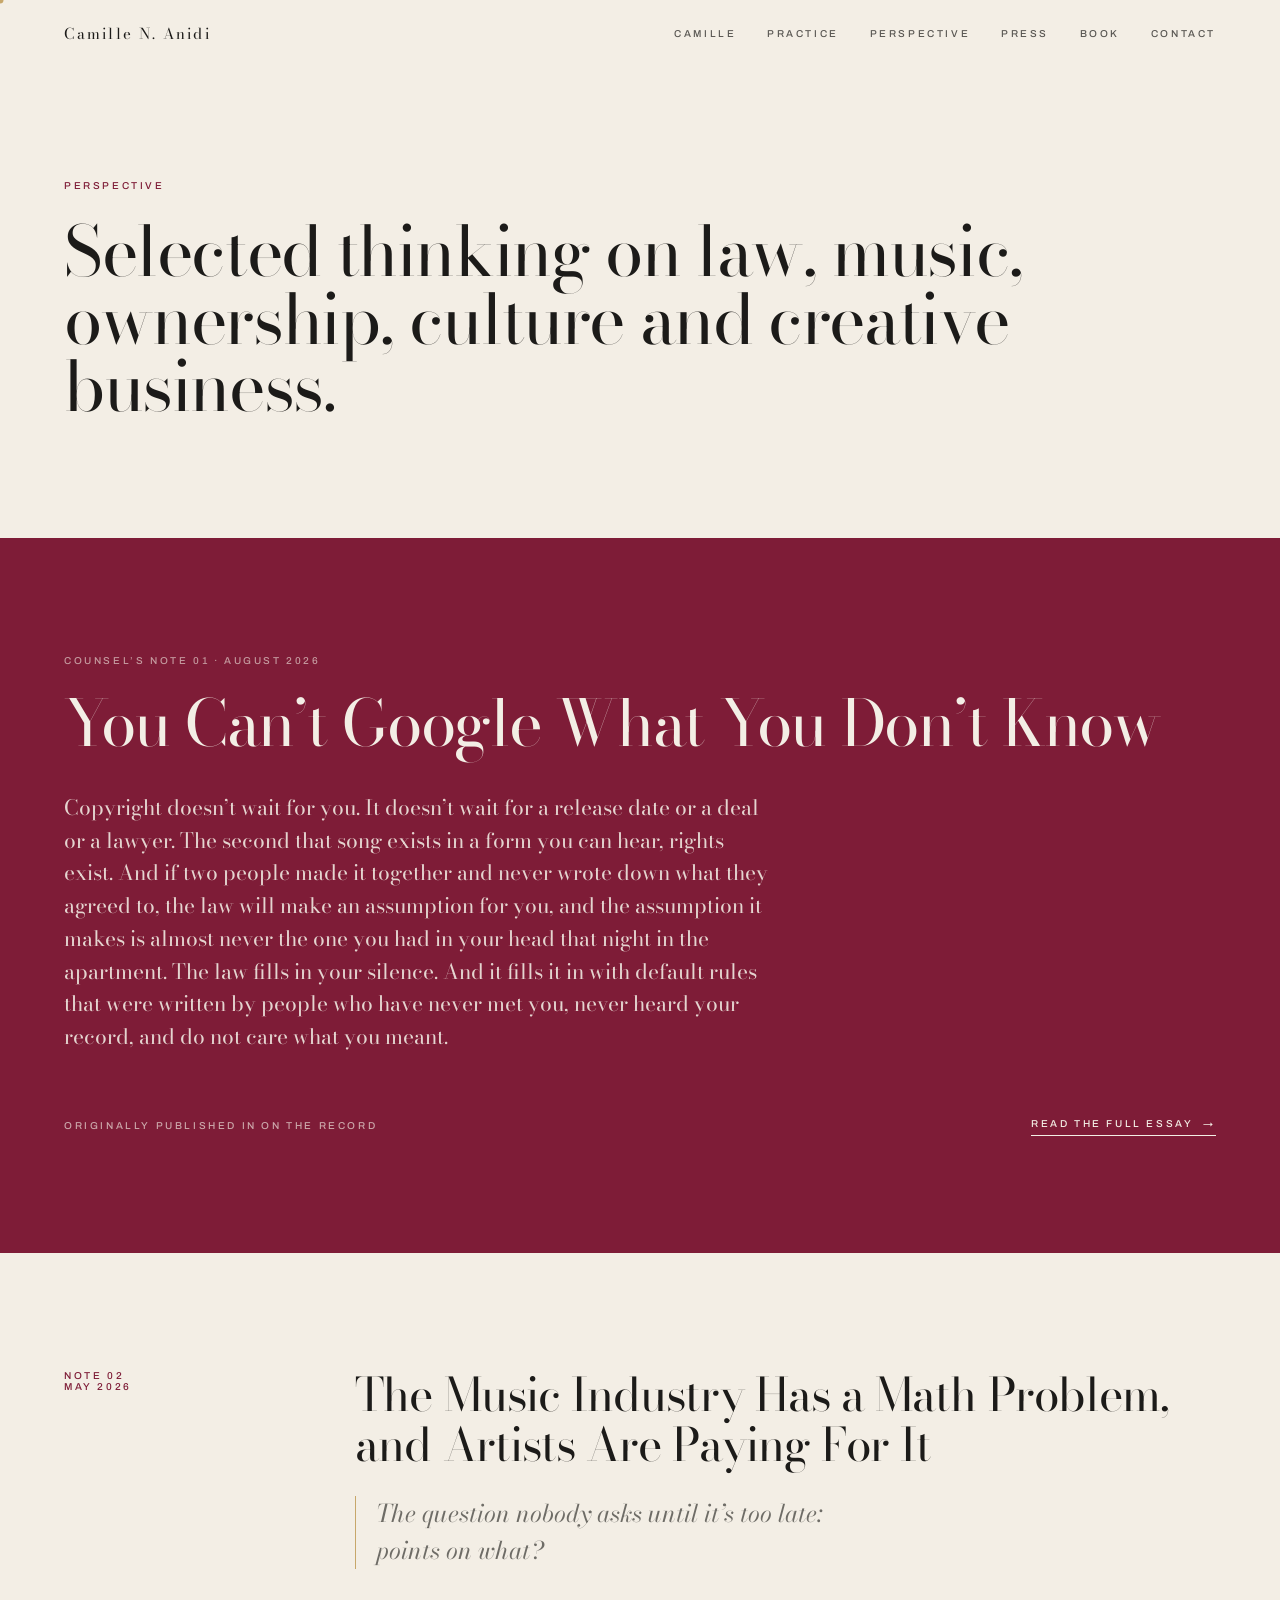
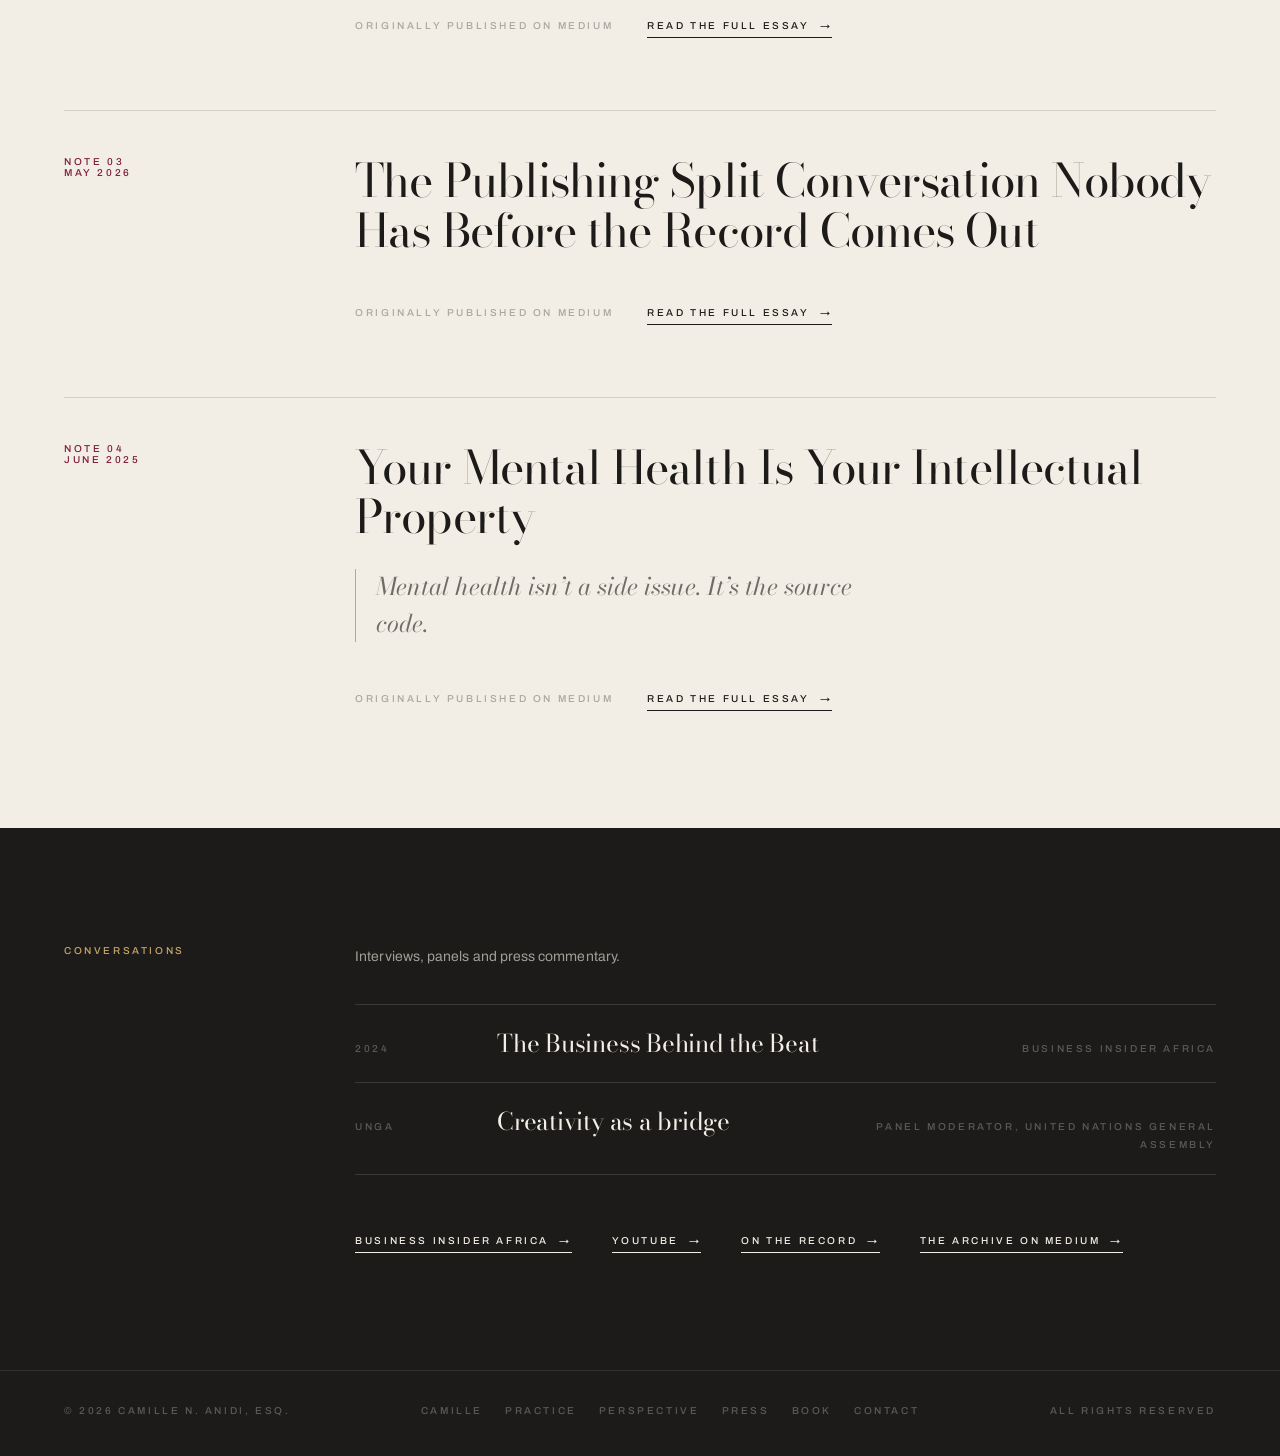
<file: perspective.html>
<!DOCTYPE html>
<html lang="en">
<head>
<meta charset="UTF-8" />
<meta name="viewport" content="width=device-width, initial-scale=1.0" />
<title>Perspective | Camille N. Anidi, Esq.</title>
<meta name="description" content="Selected thinking on law, music, ownership, culture and creative business." />
<meta property="og:title" content="Perspective | Camille N. Anidi, Esq." />
<meta property="og:description" content="Selected thinking on law, music, ownership, culture and creative business." />
<meta property="og:type" content="website" />
<link rel="canonical" href="https://camilleanidi.com/perspective.html" />
<link rel="preconnect" href="https://fonts.googleapis.com" />
<link rel="preconnect" href="https://fonts.gstatic.com" crossorigin />
<link href="https://fonts.googleapis.com/css2?family=Bodoni+Moda:ital,opsz,wght@0,6..96,400;0,6..96,500;1,6..96,400&family=Archivo:wght@400;500;600&display=swap" rel="stylesheet" />
<script>if('IntersectionObserver' in window){document.documentElement.classList.add('js');}</script>
<link rel="icon" href="favicon.svg" type="image/svg+xml" />
<link rel="stylesheet" href="assets/site.css" />
</head>
<body>
<div class="cursor-dot" id="cursorDot" aria-hidden="true"></div>
<nav id="nav">
  <a href="index.html" class="nav-mark">Camille N. Anidi</a>
  <ul class="nav-links meta">
    <li><a href="camille.html">Camille</a></li>
    <li><a href="practice.html">Practice</a></li>
    <li><a href="perspective.html">Perspective</a></li>
    <li><a href="press.html">Press</a></li>
    <li><a href="book.html">Book</a></li>
    <li><a href="contact.html">Contact</a></li>
  </ul>
  <button class="nav-toggle meta" id="navToggle" aria-expanded="false" aria-controls="menu">Menu</button>
</nav>

<div class="menu" id="menu" aria-hidden="true">
  <button class="menu-close meta" id="menuClose">Close</button>
  <a href="camille.html">Camille</a>
  <a href="practice.html">Practice</a>
  <a href="perspective.html">Perspective</a>
  <a href="press.html">Press</a>
  <a href="book.html">Book</a>
  <a href="contact.html">Contact</a>
</div>
<main>
  <section class="scene scene-light scene-pad page-head" data-tone="light">
    <span class="eyebrow meta">Perspective</span>
    <h1 class="statement page-title reveal" style="font-size:clamp(34px,5.4vw,80px);">Selected thinking on law, music, ownership, culture and creative business.</h1>
  </section>

  <section class="scene perspective scene-pad" data-tone="dark" style="min-height:auto;">
    <span class="meta" style="color:rgba(243,238,229,0.6);">Counsel&rsquo;s Note 01 &middot; August 2026</span>
    <h2 class="statement perspective-note reveal" style="margin-top:26px; font-size:clamp(30px,5vw,72px);">You Can&rsquo;t Google What You Don&rsquo;t Know</h2>
    <p class="hero-note-excerpt reveal d1">Copyright doesn&rsquo;t wait for you. It doesn&rsquo;t wait for a release date or a deal or a lawyer. The second that song exists in a form you can hear, rights exist. And if two people made it together and never wrote down what they agreed to, the law will make an assumption for you, and the assumption it makes is almost never the one you had in your head that night in the apartment. The law fills in your silence. And it fills it in with default rules that were written by people who have never met you, never heard your record, and do not care what you meant.</p>
    <div class="perspective-foot">
      <p class="meta stamp reveal d1">Originally published in On the Record</p>
      <a href="https://camilleanidi.substack.com/p/you-cant-google-what-you-dont-know" target="_blank" rel="noopener" class="link-line reveal d2">Read the full essay <span aria-hidden="true">&rarr;</span></a>
    </div>
  </section>

  <section class="scene scene-light scene-pad" data-tone="light">
    <div class="block note-item reveal">
      <span class="block-label meta">Note 02<br />May 2026</span>
      <div>
        <h3>The Music Industry Has a Math Problem, and Artists Are Paying For It</h3>
        <p class="pull">The question nobody asks until it&rsquo;s too late: points on what?</p>
        <div class="source">
          <span class="origin meta">Originally published on Medium</span>
          <a href="https://medium.com/@camilleanidi/the-music-industry-has-a-math-problem-and-artists-are-paying-for-it-f89617033587" target="_blank" rel="noopener" class="link-line">Read the full essay <span aria-hidden="true">&rarr;</span></a>
        </div>
      </div>
    </div>

    <div class="block note-item reveal">
      <span class="block-label meta">Note 03<br />May 2026</span>
      <div>
        <h3>The Publishing Split Conversation Nobody Has Before the Record Comes Out</h3>
        <!-- EXCERPT SLOT: paste 60 to 120 words inside <p class="pull"> ... </p> -->
        <div class="source">
          <span class="origin meta">Originally published on Medium</span>
          <a href="https://medium.com/@camilleanidi/the-publishing-split-conversation-nobody-has-before-the-record-comes-out-f133b0842329" target="_blank" rel="noopener" class="link-line">Read the full essay <span aria-hidden="true">&rarr;</span></a>
        </div>
      </div>
    </div>

    <div class="block note-item reveal">
      <span class="block-label meta">Note 04<br />June 2025</span>
      <div>
        <h3>Your Mental Health Is Your Intellectual Property</h3>
        <p class="pull">Mental health isn&rsquo;t a side issue. It&rsquo;s the source code.</p>
        <div class="source">
          <span class="origin meta">Originally published on Medium</span>
          <a href="https://medium.com/@camilleanidi/your-mental-health-is-your-intellectual-property-0eb298c2b35f" target="_blank" rel="noopener" class="link-line">Read the full essay <span aria-hidden="true">&rarr;</span></a>
        </div>
      </div>
    </div>
  </section>

  <section class="scene scene-dark scene-pad" data-tone="dark">
    <div class="block" style="border:0;">
      <span class="block-label meta">Conversations</span>
      <div>
        <p class="body-copy" style="max-width:34rem;">Interviews, panels and press commentary.</p>
        <div class="ledger" style="margin-top:34px;">
          <div class="ledger-row">
            <span class="when meta">2024</span>
            <span class="what">The Business Behind the Beat</span>
            <span class="note meta">Business Insider Africa</span>
          </div>
          <div class="ledger-row">
            <span class="when meta">UNGA</span>
            <span class="what">Creativity as a bridge</span>
            <span class="note meta">Panel moderator, United Nations General Assembly</span>
          </div>
        </div>
        <div class="stack-links">
          <a href="https://africa.businessinsider.com/local/leaders/the-business-behind-the-beat-inside-the-mind-of-the-lawyer-structuring-africas/belcnt1" target="_blank" rel="noopener" class="link-line">Business Insider Africa <span aria-hidden="true">&rarr;</span></a>
          <a href="https://youtube.com/channel/UCbAfQwIsWBjSfywN29WVOYg" target="_blank" rel="noopener" class="link-line">YouTube <span aria-hidden="true">&rarr;</span></a>
          <a href="https://camilleanidi.substack.com" target="_blank" rel="noopener" class="link-line">On the Record <span aria-hidden="true">&rarr;</span></a>
          <a href="https://medium.com/@camilleanidi" target="_blank" rel="noopener" class="link-line">The archive on Medium <span aria-hidden="true">&rarr;</span></a>
        </div>
      </div>
    </div>
  </section>
</main>
<footer class="meta">
  <span>&copy; 2026 Camille N. Anidi, Esq.</span>
  <div class="footer-links">
    <a href="camille.html">Camille</a>
    <a href="practice.html">Practice</a>
    <a href="perspective.html">Perspective</a>
    <a href="press.html">Press</a>
    <a href="book.html">Book</a>
    <a href="contact.html">Contact</a>
  </div>
  <span>All Rights Reserved</span>
</footer>
<script src="assets/site.js" defer></script>
</body>
</html>
</file>
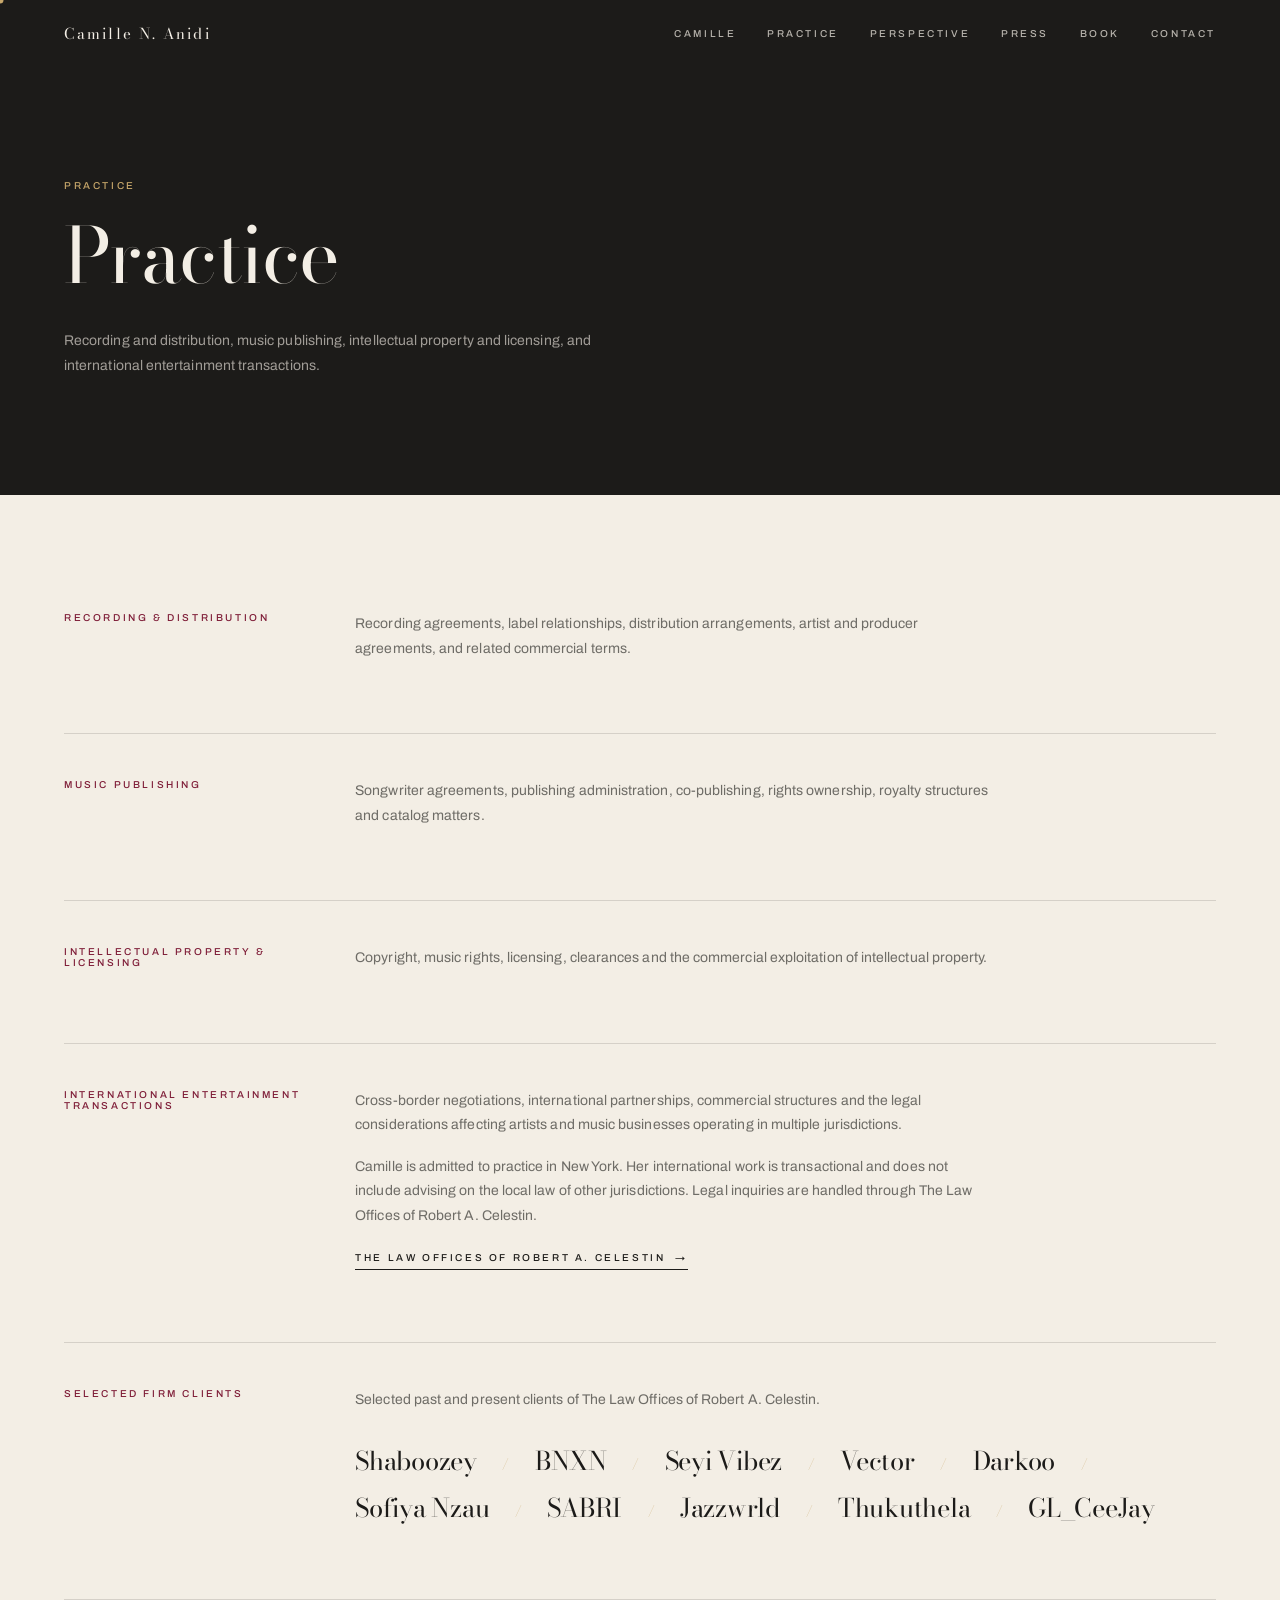
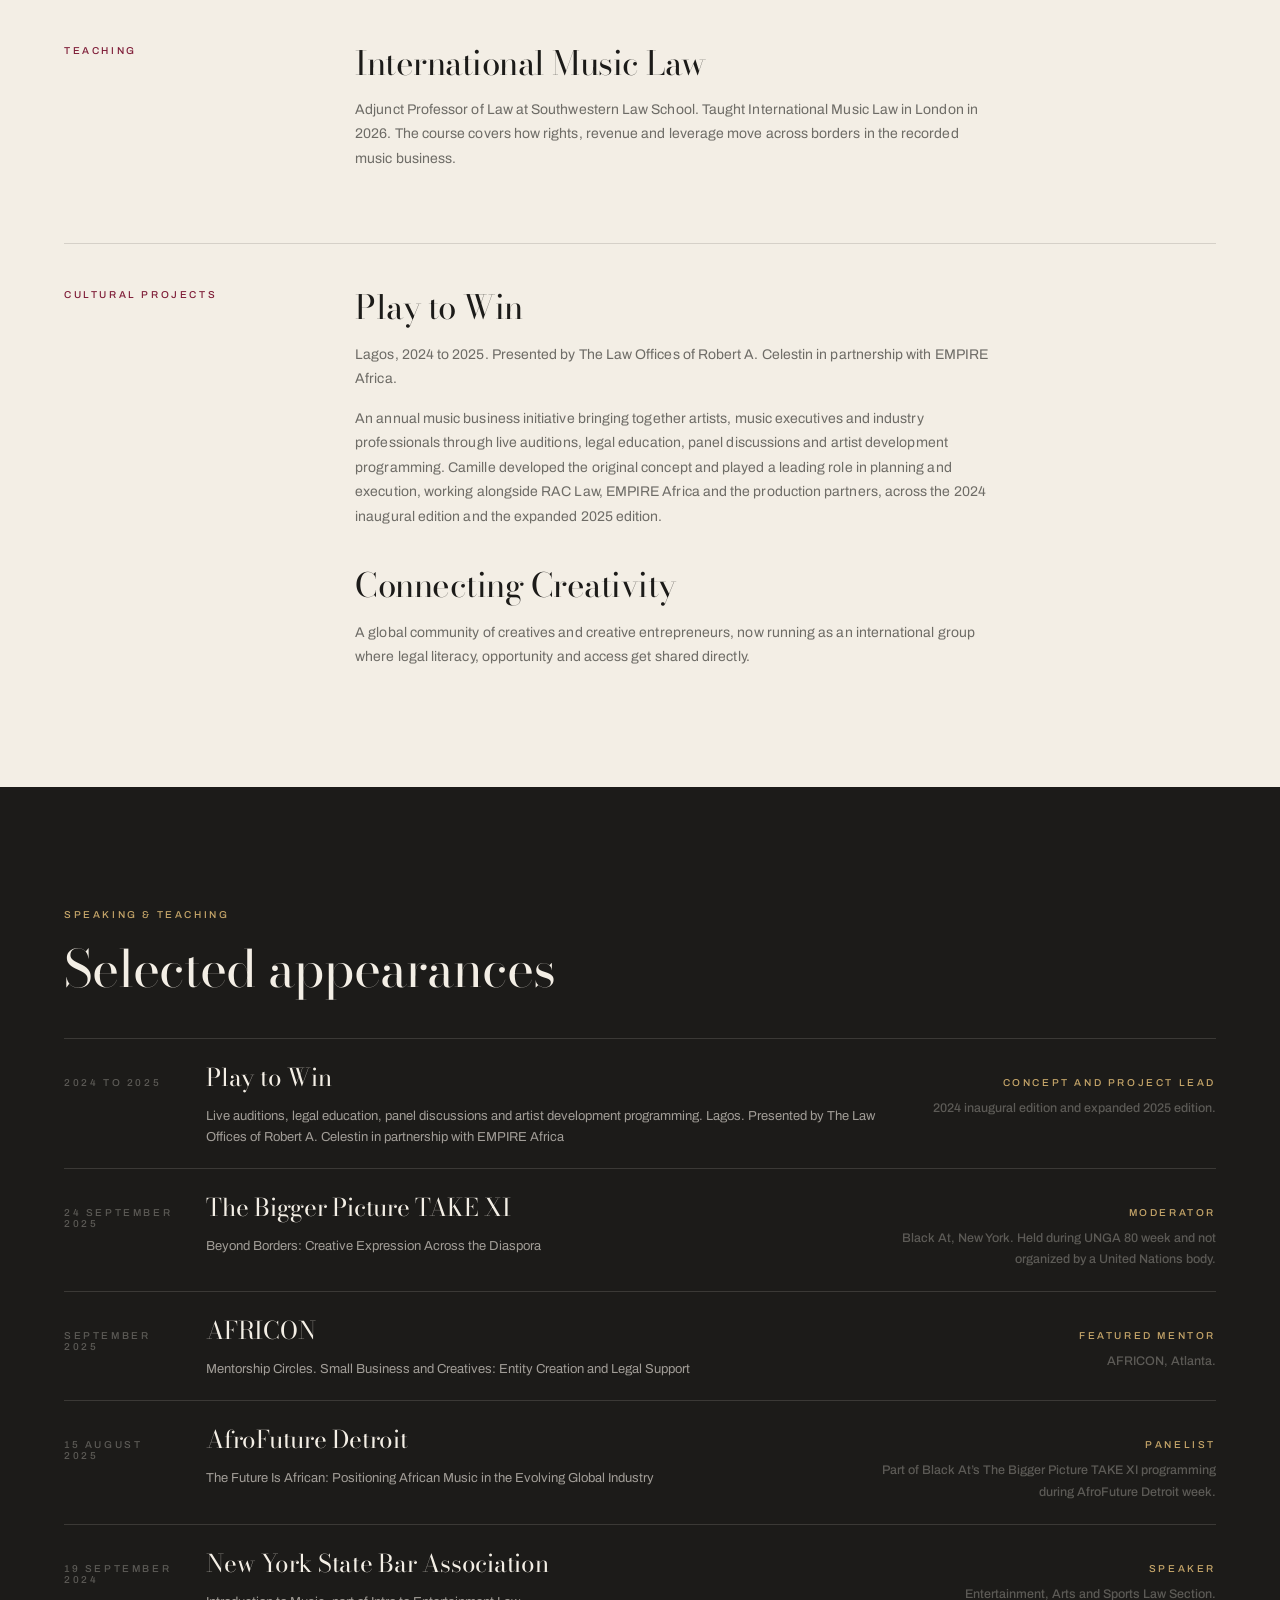
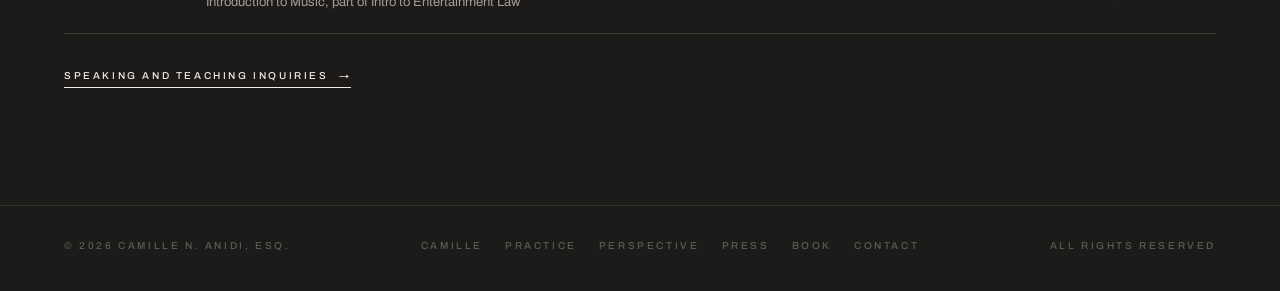
<file: practice.html>
<!DOCTYPE html>
<html lang="en">
<head>
<meta charset="UTF-8" />
<meta name="viewport" content="width=device-width, initial-scale=1.0" />
<title>Practice | Camille N. Anidi, Esq.</title>
<meta name="description" content="Recording and distribution, music publishing, intellectual property and licensing, and international entertainment transactions." />
<meta property="og:title" content="Practice | Camille N. Anidi, Esq." />
<meta property="og:description" content="Recording and distribution, music publishing, intellectual property and licensing, and international entertainment transactions." />
<meta property="og:type" content="website" />
<link rel="canonical" href="https://camilleanidi.com/practice.html" />
<link rel="preconnect" href="https://fonts.googleapis.com" />
<link rel="preconnect" href="https://fonts.gstatic.com" crossorigin />
<link href="https://fonts.googleapis.com/css2?family=Bodoni+Moda:ital,opsz,wght@0,6..96,400;0,6..96,500;1,6..96,400&family=Archivo:wght@400;500;600&display=swap" rel="stylesheet" />
<script>if('IntersectionObserver' in window){document.documentElement.classList.add('js');}</script>
<link rel="icon" href="favicon.svg" type="image/svg+xml" />
<link rel="stylesheet" href="assets/site.css" />
</head>
<body>
<div class="cursor-dot" id="cursorDot" aria-hidden="true"></div>
<nav id="nav">
  <a href="index.html" class="nav-mark">Camille N. Anidi</a>
  <ul class="nav-links meta">
    <li><a href="camille.html">Camille</a></li>
    <li><a href="practice.html">Practice</a></li>
    <li><a href="perspective.html">Perspective</a></li>
    <li><a href="press.html">Press</a></li>
    <li><a href="book.html">Book</a></li>
    <li><a href="contact.html">Contact</a></li>
  </ul>
  <button class="nav-toggle meta" id="navToggle" aria-expanded="false" aria-controls="menu">Menu</button>
</nav>

<div class="menu" id="menu" aria-hidden="true">
  <button class="menu-close meta" id="menuClose">Close</button>
  <a href="camille.html">Camille</a>
  <a href="practice.html">Practice</a>
  <a href="perspective.html">Perspective</a>
  <a href="press.html">Press</a>
  <a href="book.html">Book</a>
  <a href="contact.html">Contact</a>
</div>
<main>
  <section class="scene scene-dark scene-pad page-head" data-tone="dark">
    <span class="eyebrow meta" style="color:var(--gold);">Practice</span>
    <h1 class="statement page-title reveal" style="font-size:clamp(36px,6vw,88px);">Practice</h1>
    <p class="page-lede body-copy reveal d1">Recording and distribution, music publishing, intellectual property and licensing, and international entertainment transactions.</p>
  </section>

  <section class="scene scene-light scene-pad" data-tone="light">
    <div class="block reveal">
      <span class="block-label meta">Recording &amp; Distribution</span>
      <div>
        <p class="body-copy">Recording agreements, label relationships, distribution arrangements, artist and producer agreements, and related commercial terms.</p>
      </div>
    </div>

    <div class="block reveal">
      <span class="block-label meta">Music Publishing</span>
      <div>
        <p class="body-copy">Songwriter agreements, publishing administration, co-publishing, rights ownership, royalty structures and catalog matters.</p>
      </div>
    </div>

    <div class="block reveal">
      <span class="block-label meta">Intellectual Property &amp; Licensing</span>
      <div>
        <p class="body-copy">Copyright, music rights, licensing, clearances and the commercial exploitation of intellectual property.</p>
      </div>
    </div>

    <div class="block reveal">
      <span class="block-label meta">International Entertainment Transactions</span>
      <div>
        <p class="body-copy">Cross-border negotiations, international partnerships, commercial structures and the legal considerations affecting artists and music businesses operating in multiple jurisdictions.</p>
        <p class="body-copy" style="margin-top:1.2em;">Camille is admitted to practice in New York. Her international work is transactional and does not include advising on the local law of other jurisdictions. Legal inquiries are handled through The Law Offices of Robert A. Celestin.</p>
        <a href="https://www.raclawfirm.com" target="_blank" rel="noopener" class="link-line">The Law Offices of Robert A. Celestin <span aria-hidden="true">&rarr;</span></a>
      </div>
    </div>

    <div class="block reveal">
      <span class="block-label meta">Selected Firm Clients</span>
      <div>
        <p class="body-copy" style="margin-bottom:28px;">Selected past and present clients of The Law Offices of Robert A. Celestin.</p>
        <ul class="clients" style="color:var(--charcoal);">
          <li>Shaboozey</li><li>BNXN</li><li>Seyi Vibez</li><li>Vector</li><li>Darkoo</li><li>Sofiya Nzau</li><li>SABRI</li><li>Jazzwrld</li><li>Thukuthela</li><li>GL_CeeJay</li>
        </ul>
      </div>
    </div>

    <div class="block reveal">
      <span class="block-label meta">Teaching</span>
      <div>
        <h3>International Music Law</h3>
        <p class="body-copy">Adjunct Professor of Law at Southwestern Law School. Taught International Music Law in London in 2026. The course covers how rights, revenue and leverage move across borders in the recorded music business.</p>
      </div>
    </div>

    <div class="block reveal">
      <span class="block-label meta">Cultural projects</span>
      <div>
        <h3>Play to Win</h3>
        <p class="body-copy" style="margin-bottom:1.1em;">Lagos, 2024 to 2025. Presented by The Law Offices of Robert A. Celestin in partnership with EMPIRE Africa.</p>
        <p class="body-copy">An annual music business initiative bringing together artists, music executives and industry professionals through live auditions, legal education, panel discussions and artist development programming. Camille developed the original concept and played a leading role in planning and execution, working alongside RAC Law, EMPIRE Africa and the production partners, across the 2024 inaugural edition and the expanded 2025 edition.</p>
        <h3 style="margin-top:38px;">Connecting Creativity</h3>
        <p class="body-copy">A global community of creatives and creative entrepreneurs, now running as an international group where legal literacy, opportunity and access get shared directly.</p>
      </div>
    </div>
  </section>

  <section class="scene scene-dark scene-pad" data-tone="dark">
    <span class="meta" style="color:var(--gold);">Speaking &amp; Teaching</span>
    <h2 class="statement reveal" style="font-size:clamp(28px,4vw,56px); margin-top:22px;">Selected appearances</h2>
    <div class="ledger reveal d1">
      <div class="ledger-row">
        <span class="when meta">2024 to 2025</span>
        <span class="what">Play to Win
          <span class="panel">Live auditions, legal education, panel discussions and artist development programming. Lagos. Presented by The Law Offices of Robert A. Celestin in partnership with EMPIRE Africa</span>
        </span>
        <span class="note meta"><span class="role">Concept and Project Lead</span><span class="detail">2024 inaugural edition and expanded 2025 edition.</span></span>
      </div>
      <a class="ledger-row" href="https://www.youtube.com/playlist?list=PLRIEOkX4zDbbLDMBTt_zNlumZuOa15snj" target="_blank" rel="noopener">
        <span class="when meta">24 September 2025</span>
        <span class="what">The Bigger Picture TAKE XI
          <span class="panel">Beyond Borders: Creative Expression Across the Diaspora</span>
        </span>
        <span class="note meta"><span class="role">Moderator</span><span class="detail">Black At, New York. Held during UNGA 80 week and not organized by a United Nations body.</span></span>
      </a>
      <div class="ledger-row">
        <span class="when meta">September 2025</span>
        <span class="what">AFRICON
          <span class="panel">Mentorship Circles. Small Business and Creatives: Entity Creation and Legal Support</span>
        </span>
        <span class="note meta"><span class="role">Featured Mentor</span><span class="detail">AFRICON, Atlanta.</span></span>
      </div>
      <div class="ledger-row">
        <span class="when meta">15 August 2025</span>
        <span class="what">AfroFuture Detroit
          <span class="panel">The Future Is African: Positioning African Music in the Evolving Global Industry</span>
        </span>
        <span class="note meta"><span class="role">Panelist</span><span class="detail">Part of Black At&rsquo;s The Bigger Picture TAKE XI programming during AfroFuture Detroit week.</span></span>
      </div>
      <a class="ledger-row" href="https://nysba.org/events/intro-to-entertainment-law/" target="_blank" rel="noopener">
        <span class="when meta">19 September 2024</span>
        <span class="what">New York State Bar Association
          <span class="panel">Introduction to Music, part of Intro to Entertainment Law</span>
        </span>
        <span class="note meta"><span class="role">Speaker</span><span class="detail">Entertainment, Arts and Sports Law Section.</span></span>
      </a>
    </div>
    <div class="stack-links">
      <a href="contact.html" class="link-line">Speaking and teaching inquiries <span aria-hidden="true">&rarr;</span></a>
    </div>
  </section>
</main>
<footer class="meta">
  <span>&copy; 2026 Camille N. Anidi, Esq.</span>
  <div class="footer-links">
    <a href="camille.html">Camille</a>
    <a href="practice.html">Practice</a>
    <a href="perspective.html">Perspective</a>
    <a href="press.html">Press</a>
    <a href="book.html">Book</a>
    <a href="contact.html">Contact</a>
  </div>
  <span>All Rights Reserved</span>
</footer>
<script src="assets/site.js" defer></script>
</body>
</html>
</file>
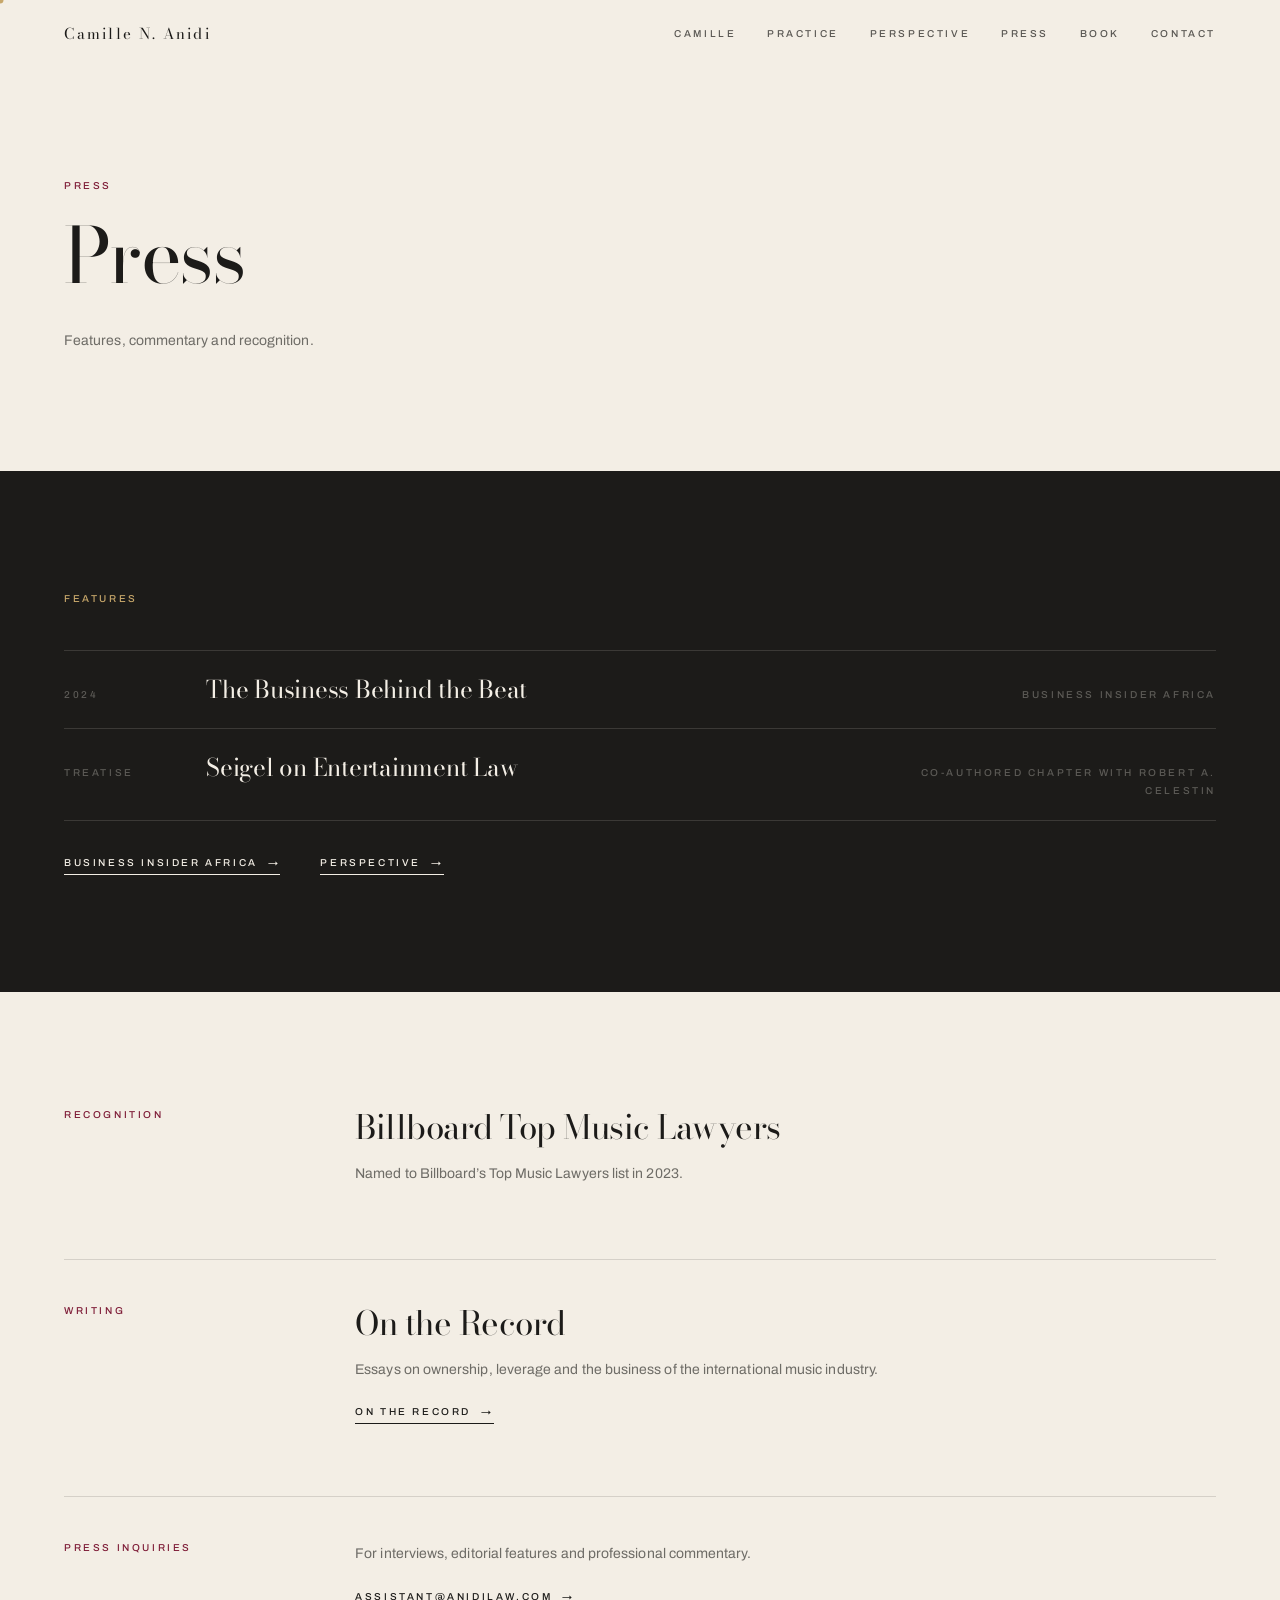
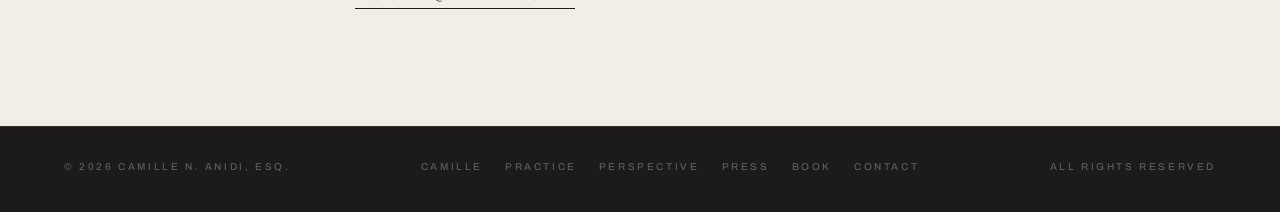
<file: press.html>
<!DOCTYPE html>
<html lang="en">
<head>
<meta charset="UTF-8" />
<meta name="viewport" content="width=device-width, initial-scale=1.0" />
<title>Press | Camille N. Anidi, Esq.</title>
<meta name="description" content="Press features, commentary and recognition for Camille N. Anidi, Esq." />
<meta property="og:title" content="Press | Camille N. Anidi, Esq." />
<meta property="og:description" content="Press features, commentary and recognition for Camille N. Anidi, Esq." />
<meta property="og:type" content="website" />
<link rel="canonical" href="https://camilleanidi.com/press.html" />
<link rel="preconnect" href="https://fonts.googleapis.com" />
<link rel="preconnect" href="https://fonts.gstatic.com" crossorigin />
<link href="https://fonts.googleapis.com/css2?family=Bodoni+Moda:ital,opsz,wght@0,6..96,400;0,6..96,500;1,6..96,400&family=Archivo:wght@400;500;600&display=swap" rel="stylesheet" />
<script>if('IntersectionObserver' in window){document.documentElement.classList.add('js');}</script>
<link rel="icon" href="favicon.svg" type="image/svg+xml" />
<link rel="stylesheet" href="assets/site.css" />
</head>
<body>
<div class="cursor-dot" id="cursorDot" aria-hidden="true"></div>
<nav id="nav">
  <a href="index.html" class="nav-mark">Camille N. Anidi</a>
  <ul class="nav-links meta">
    <li><a href="camille.html">Camille</a></li>
    <li><a href="practice.html">Practice</a></li>
    <li><a href="perspective.html">Perspective</a></li>
    <li><a href="press.html">Press</a></li>
    <li><a href="book.html">Book</a></li>
    <li><a href="contact.html">Contact</a></li>
  </ul>
  <button class="nav-toggle meta" id="navToggle" aria-expanded="false" aria-controls="menu">Menu</button>
</nav>

<div class="menu" id="menu" aria-hidden="true">
  <button class="menu-close meta" id="menuClose">Close</button>
  <a href="camille.html">Camille</a>
  <a href="practice.html">Practice</a>
  <a href="perspective.html">Perspective</a>
  <a href="press.html">Press</a>
  <a href="book.html">Book</a>
  <a href="contact.html">Contact</a>
</div>
<main>
  <section class="scene scene-light scene-pad page-head" data-tone="light">
    <span class="eyebrow meta">Press</span>
    <h1 class="statement page-title reveal" style="font-size:clamp(36px,6vw,88px);">Press</h1>
    <p class="page-lede body-copy reveal d1">Features, commentary and recognition.</p>
  </section>

  <section class="scene scene-dark scene-pad" data-tone="dark">
    <span class="meta" style="color:var(--gold);">Features</span>
    <div class="ledger reveal">
      <div class="ledger-row">
        <span class="when meta">2024</span>
        <span class="what">The Business Behind the Beat</span>
        <span class="note meta">Business Insider Africa</span>
      </div>
      <div class="ledger-row">
        <span class="when meta">Treatise</span>
        <span class="what">Seigel on Entertainment Law</span>
        <span class="note meta">Co-authored chapter with Robert A. Celestin</span>
      </div>
    </div>
    <div class="stack-links">
      <a href="https://africa.businessinsider.com/local/leaders/the-business-behind-the-beat-inside-the-mind-of-the-lawyer-structuring-africas/belcnt1" target="_blank" rel="noopener" class="link-line">Business Insider Africa <span aria-hidden="true">&rarr;</span></a>
      <a href="perspective.html" class="link-line">Perspective <span aria-hidden="true">&rarr;</span></a>
    </div>
  </section>

  <section class="scene scene-light scene-pad" data-tone="light">
    <div class="block reveal" style="border:0;">
      <span class="block-label meta">Recognition</span>
      <div>
        <h3>Billboard Top Music Lawyers</h3>
        <p class="body-copy">Named to Billboard&rsquo;s Top Music Lawyers list in 2023.</p>
      </div>
    </div>

    <div class="block reveal">
      <span class="block-label meta">Writing</span>
      <div>
        <h3>On the Record</h3>
        <p class="body-copy">Essays on ownership, leverage and the business of the international music industry.</p>
        <a href="https://camilleanidi.substack.com" target="_blank" rel="noopener" class="link-line">On the Record <span aria-hidden="true">&rarr;</span></a>
      </div>
    </div>

    <div class="block reveal">
      <span class="block-label meta">Press inquiries</span>
      <div>
        <p class="body-copy">For interviews, editorial features and professional commentary.</p>
        <a href="mailto:assistant@anidilaw.com?subject=Press%20inquiry" class="link-line">assistant@anidilaw.com <span aria-hidden="true">&rarr;</span></a>
      </div>
    </div>
  </section>
</main>
<footer class="meta">
  <span>&copy; 2026 Camille N. Anidi, Esq.</span>
  <div class="footer-links">
    <a href="camille.html">Camille</a>
    <a href="practice.html">Practice</a>
    <a href="perspective.html">Perspective</a>
    <a href="press.html">Press</a>
    <a href="book.html">Book</a>
    <a href="contact.html">Contact</a>
  </div>
  <span>All Rights Reserved</span>
</footer>
<script src="assets/site.js" defer></script>
</body>
</html>
</file>
<file: assets/site.css>
*, *::before, *::after { box-sizing: border-box; margin: 0; padding: 0; }

  :root {
    --charcoal:   #1C1B19;
    --charcoal-2: #26241F;
    --cream:      #F3EEE5;
    --cream-2:    #E6DFD1;
    --cranberry:  #7E1C37;
    --gold:       #C7A76A;
    --pink:       #E4BEC0;

    --ink-soft:   rgba(28,27,25,0.62);
    --ink-faint:  rgba(28,27,25,0.34);
    --light-soft: rgba(243,238,229,0.62);
    --light-faint:rgba(243,238,229,0.30);

    --serif: 'Bodoni Moda', 'Times New Roman', serif;
    --sans:  'Archivo', 'Helvetica Neue', Arial, sans-serif;

    --gut: clamp(20px, 5vw, 72px);
  }

  html { scroll-behavior: smooth; -webkit-text-size-adjust: 100%; }

  body {
    background: var(--cream);
    color: var(--charcoal);
    font-family: var(--sans);
    font-weight: 400;
    overflow-x: hidden;
  }

  img { display: block; max-width: 100%; }
  a { color: inherit; text-decoration: none; }
  :focus-visible { outline: 1px solid var(--cranberry); outline-offset: 4px; }

  /* ---------- shared type ---------- */
  .meta {
    font-family: var(--sans);
    font-size: 10px;
    font-weight: 500;
    letter-spacing: 0.26em;
    text-transform: uppercase;
  }
  .statement {
    font-family: var(--serif);
    font-weight: 400;
    line-height: 0.98;
    letter-spacing: -0.02em;
  }
  .body-copy {
    font-size: clamp(14px, 1.05vw, 16px);
    line-height: 1.75;
    letter-spacing: 0.005em;
  }
  .rule { height: 1px; background: currentColor; opacity: 0.18; }

  .link-line {
    display: inline-flex;
    align-items: center;
    gap: 10px;
    font-family: var(--sans);
    font-size: 10px;
    font-weight: 500;
    letter-spacing: 0.26em;
    text-transform: uppercase;
    padding-bottom: 6px;
    border-bottom: 1px solid currentColor;
    transition: gap 0.35s cubic-bezier(.2,.7,.2,1), opacity 0.3s;
  }
  .link-line:hover { gap: 20px; }

  /* ---------- cursor ---------- */
  .cursor-dot {
    position: fixed; top: 0; left: 0;
    width: 7px; height: 7px; border-radius: 50%;
    background: var(--gold);
    pointer-events: none; z-index: 300;
    transform: translate(-50%,-50%);
    transition: transform 0.25s cubic-bezier(.2,.7,.2,1), opacity 0.3s;
    opacity: 0;
  }
  body.cursor-on .cursor-dot { opacity: 1; }
  body.cursor-on.hovering .cursor-dot { transform: translate(-50%,-50%) scale(3.4); }

  /* ---------- nav ---------- */
  nav {
    position: fixed; top: 0; left: 0; right: 0; z-index: 200;
    display: flex; align-items: center; justify-content: space-between;
    padding: 22px var(--gut);
    color: var(--charcoal);
    transition: background 0.5s ease, padding 0.5s ease, color 0.5s ease, box-shadow 0.5s ease;
  }
  nav.settled {
    background: rgba(243,238,229,0.92);
    backdrop-filter: blur(14px);
    padding-top: 16px; padding-bottom: 16px;
    box-shadow: 0 1px 0 rgba(28,27,25,0.10);
  }
  nav.on-dark { color: var(--cream); }
  nav.on-dark.settled {
    background: rgba(28,27,25,0.90);
    box-shadow: 0 1px 0 rgba(243,238,229,0.12);
  }
  .nav-mark {
    font-family: var(--serif);
    font-size: 15px;
    letter-spacing: 0.14em;
    white-space: nowrap;
  }
  .nav-links { display: flex; gap: clamp(18px, 2.4vw, 38px); list-style: none; }
  .nav-links a { position: relative; opacity: 0.72; transition: opacity 0.3s; }
  .nav-links a::after {
    content: ''; position: absolute; left: 0; bottom: -6px;
    width: 100%; height: 1px; background: currentColor;
    transform: scaleX(0); transform-origin: left;
    transition: transform 0.45s cubic-bezier(.2,.7,.2,1);
  }
  .nav-links a:hover { opacity: 1; }
  .nav-links a:hover::after { transform: scaleX(1); }
  .nav-toggle { display: none; background: none; border: 0; color: inherit; cursor: pointer; }

  /* mobile menu */
  .menu {
    position: fixed; inset: 0; z-index: 250;
    background: var(--charcoal); color: var(--cream);
    display: flex; flex-direction: column; justify-content: center;
    padding: 0 var(--gut);
    transform: translateY(-100%);
    transition: transform 0.6s cubic-bezier(.7,0,.2,1);
  }
  .menu.open { transform: translateY(0); }
  .menu a {
    font-family: var(--serif);
    font-size: clamp(30px, 9vw, 46px);
    line-height: 1.5;
    letter-spacing: -0.01em;
  }
  .menu-close {
    position: absolute; top: 22px; right: var(--gut);
    background: none; border: 0; color: var(--cream); cursor: pointer;
  }

  /* ---------- scene rail (signature) ---------- */
  .rail {
    position: fixed; left: 18px; bottom: 26px; z-index: 180;
    display: flex; align-items: center; gap: 10px;
    writing-mode: vertical-rl;
    color: var(--charcoal);
    transition: color 0.5s ease, opacity 0.4s ease;
    opacity: 0;
  }
  .rail.visible { opacity: 1; }
  .rail.on-dark { color: var(--cream); }
  .rail-line { width: 1px; height: 46px; background: var(--gold); }
  .rail-label { font-size: 9px; font-weight: 500; letter-spacing: 0.3em; text-transform: uppercase; }
  .rail-num { font-family: var(--serif); font-size: 12px; letter-spacing: 0.1em; }

  /* ---------- scenes ---------- */
  .scene { position: relative; }
  .scene-dark { background: var(--charcoal); color: var(--cream); }
  .scene-light { background: var(--cream); color: var(--charcoal); }
  .scene-pad { padding: clamp(90px, 13vh, 170px) var(--gut); }

  /* 01 opening */
  .opening {
    min-height: 100vh;
    min-height: 100svh;
    display: grid;
    grid-template-columns: 1.04fr 0.96fr;
    background: var(--cream);
  }
  .opening-type {
    position: relative; z-index: 3;
    display: flex; flex-direction: column; justify-content: flex-end;
    padding: 0 clamp(16px, 3vw, 40px) clamp(52px, 9vh, 104px) var(--gut);
  }
  .opening-frame { position: relative; overflow: hidden; background: var(--cream-2); min-height: 0; }
  .opening-frame img {
    position: absolute; inset: 0;
    width: 100%; height: 100%; object-fit: cover; object-position: 50% 14%;
    filter: grayscale(0.22) contrast(1.05) brightness(1.01);
    animation: driftIn 30s ease-out forwards;
  }
  .opening-frame::after {
    content: ''; position: absolute; inset: 0;
    background: linear-gradient(96deg, var(--cream) 0%, rgba(243,238,229,0.55) 12%, transparent 34%);
  }
  @keyframes driftIn { from { transform: scale(1.10); } to { transform: scale(1.005); } }
  .opening-name {
    font-family: var(--serif);
    font-size: clamp(40px, 6.4vw, 96px);
    line-height: 0.92;
    letter-spacing: -0.03em;
  }
  .opening-name em { font-style: italic; }
  .opening-sub {
    margin-top: clamp(18px, 3vh, 30px);
    display: flex; flex-wrap: wrap; align-items: center; gap: 14px;
    color: var(--ink-soft);
  }
  .opening-sub .dot { width: 3px; height: 3px; border-radius: 50%; background: var(--cranberry); }
  .scroll-cue {
    position: absolute; right: clamp(14px, 2vw, 26px); bottom: clamp(52px, 9vh, 104px);
    display: flex; flex-direction: column; align-items: center; gap: 12px;
    color: var(--ink-soft); z-index: 4;
  }
  .scroll-cue .stem { width: 1px; height: 64px; background: linear-gradient(to bottom, var(--ink-faint), transparent); position: relative; overflow: hidden; }
  .scroll-cue .stem::after {
    content: ''; position: absolute; top: -40%; left: 0; width: 1px; height: 40%;
    background: var(--cranberry); animation: fall 2.8s ease-in-out infinite;
  }
  @keyframes fall { 0% { top: -40%; } 100% { top: 100%; } }
  .scroll-cue span { writing-mode: vertical-rl; }

  /* 02 identity */
  .identity { display: grid; grid-template-columns: 1.75fr 1fr; gap: clamp(34px, 5vw, 70px); align-items: end; }
  .identity-line {
    font-size: clamp(40px, 6.4vw, 96px);
    line-height: 0.96;
  }
  .identity-line em { font-style: italic; color: var(--cranberry); }
  .identity-side { max-width: 44ch; color: var(--ink-soft); }
  .identity-side .meta { color: var(--cranberry); display: block; margin-bottom: 18px; }

  /* 03 receipts */
  .receipts { display: grid; gap: clamp(48px, 7vw, 88px); }
  .receipt-headline {
    font-size: clamp(30px, 5.4vw, 74px);
    line-height: 1.02;
  }
  .receipt-headline .years {
    display: block; margin-top: 16px;
    font-family: var(--sans); font-size: 10px; font-weight: 500;
    letter-spacing: 0.3em; color: var(--light-faint);
  }
  .clients { display: flex; flex-wrap: wrap; gap: 10px clamp(20px, 3vw, 44px); align-items: baseline; }
  .clients li { list-style: none; font-family: var(--serif); font-size: clamp(18px, 2.1vw, 30px); letter-spacing: -0.01em; }
  .clients li:not(:last-child)::after {
    content: '/'; color: var(--gold); font-size: 0.5em;
    margin-left: clamp(20px, 3vw, 44px); vertical-align: middle;
  }
  .institutions {
    display: flex; flex-wrap: wrap; gap: 12px 34px;
    color: var(--light-faint); padding-top: 28px;
    border-top: 1px solid rgba(243,238,229,0.14);
  }

  /* 04 triptych */
  .triptych { display: grid; grid-template-columns: repeat(3, 1fr); gap: 1px; background: rgba(243,238,229,0.12); }
  .pane { position: relative; aspect-ratio: 4 / 5; overflow: hidden; background: var(--charcoal); }
  .pane img {
    width: 100%; height: 100%; object-fit: cover;
    filter: grayscale(0.62) contrast(1.06) brightness(0.94);
    transform: scale(1.01);
    transition: transform 1.6s cubic-bezier(.2,.7,.2,1), filter 1.1s ease;
  }
  .pane::after {
    content: ''; position: absolute; inset: 0; pointer-events: none;
    background: linear-gradient(to top, rgba(28,27,25,0.62), rgba(28,27,25,0.06) 52%);
    transition: opacity 1s ease;
  }
  .pane:nth-child(1) img { filter: grayscale(0.55) contrast(1.04) brightness(1.06); }
  .pane:nth-child(2) img { filter: grayscale(0.7) contrast(1.06) brightness(0.85); }
  .pane:nth-child(3) img { filter: grayscale(0.62) contrast(1.05) brightness(0.95); }
  .pane:hover img { transform: scale(1.055); filter: grayscale(0.14) contrast(1.03) brightness(1); }
  .pane:hover::after { opacity: 0.55; }
  .pane figcaption {
    position: absolute; left: 0; bottom: 0; z-index: 2;
    padding: 20px; color: rgba(243,238,229,0.72);
  }
  .placeholder {
    position: absolute; inset: 0;
    background:
      repeating-linear-gradient(58deg, rgba(243,238,229,0.035) 0 1px, transparent 1px 9px),
      linear-gradient(170deg, #35322B, var(--charcoal) 68%);
    display: flex; align-items: flex-end; padding: 20px;
  }
  .pane:nth-child(2) .placeholder { background:
      repeating-linear-gradient(58deg, rgba(243,238,229,0.03) 0 1px, transparent 1px 9px),
      linear-gradient(200deg, #2C2924, #191817 70%); }
  .pane:nth-child(3) .placeholder { background:
      repeating-linear-gradient(58deg, rgba(243,238,229,0.04) 0 1px, transparent 1px 9px),
      linear-gradient(150deg, #302E2A, #1F1E1C 74%); }
  .placeholder span { font-size: 9px; letter-spacing: 0.3em; text-transform: uppercase; color: rgba(243,238,229,0.34); }
  .triptych-caption {
    display: flex; justify-content: space-between; align-items: baseline;
    gap: 20px; padding: 26px var(--gut) clamp(52px, 8vh, 96px);
    color: var(--light-soft);
  }
  .triptych-caption .cities { font-family: var(--serif); font-size: clamp(15px, 1.6vw, 22px); letter-spacing: 0.02em; color: var(--cream); }

  /* 05 perspective */
  .perspective {
    background: var(--cranberry); color: var(--cream);
    min-height: 78svh;
    display: flex; flex-direction: column; justify-content: center;
  }
  .perspective-note {
    font-size: clamp(38px, 7vw, 96px);
    max-width: 18em;
  }
  .perspective-foot {
    margin-top: clamp(40px, 7vh, 76px);
    display: flex; flex-wrap: wrap; gap: 26px 60px; align-items: flex-end; justify-content: space-between;
  }
  .perspective-foot .stamp { color: rgba(243,238,229,0.66); line-height: 2; }
  .home-note-excerpt {
    margin-top: clamp(26px, 4vh, 42px);
    max-width: 44rem;
    font-family: var(--serif);
    font-size: clamp(16px, 1.5vw, 21px);
    line-height: 1.6;
    color: rgba(243,238,229,0.86);
  }
  .work-item.feature h3 { font-size: clamp(24px, 2.9vw, 40px); margin-bottom: 2px; }
  .work-item.feature .kicker { color: var(--cranberry); }
  .work-item .institution {
    font-family: var(--serif); font-style: italic;
    font-size: clamp(16px, 1.5vw, 21px); line-height: 1.4;
    color: var(--charcoal);
  }
  .work-item .course {
    width: 100%; max-width: none;
    margin-top: 14px; padding-top: 14px;
    border-top: 1px solid rgba(28,27,25,0.14);
    color: var(--ink-faint);
    line-height: 2;
  }

  /* 06 selected work */
  .work-head { display: flex; flex-wrap: wrap; justify-content: space-between; align-items: baseline; gap: 20px; margin-bottom: clamp(34px, 5vw, 62px); }
  .work-head h2 { font-family: var(--serif); font-weight: 400; font-size: clamp(26px, 3.4vw, 46px); letter-spacing: -0.02em; }
  .work-grid {
    display: grid;
    grid-template-columns: 1.32fr 1fr;
    gap: clamp(16px, 2.4vw, 34px);
  }
  .work-item {
    position: relative;
    border-top: 1px solid rgba(28,27,25,0.16);
    padding-top: 20px;
    display: flex; flex-direction: column; gap: 14px;
    transition: opacity 0.4s;
  }
  .work-item .kicker { color: var(--cranberry); }
  .work-item h3 { font-family: var(--serif); font-weight: 400; font-size: clamp(21px, 2.5vw, 34px); line-height: 1.12; letter-spacing: -0.015em; }
  .work-item p { color: var(--ink-soft); max-width: 42ch; }
  .work-item.tall { grid-row: span 3; justify-content: flex-start; }
  .work-item.tall .frame {
    margin-top: 10px; flex: 1; min-height: clamp(210px, 30vw, 400px);
    background:
      repeating-linear-gradient(58deg, rgba(28,27,25,0.04) 0 1px, transparent 1px 9px),
      linear-gradient(165deg, var(--cream-2), #D9D1C1);
    display: flex; align-items: flex-end; padding: 18px;
  }
  .work-item.tall .frame span { font-size: 9px; letter-spacing: 0.3em; text-transform: uppercase; color: var(--ink-faint); }
  .work-foot { margin-top: clamp(38px, 5vw, 64px); }

  /* 07 book */
  .book { display: grid; grid-template-columns: 0.9fr 1.1fr; gap: clamp(40px, 7vw, 110px); align-items: center; }
  .book-excerpt {
    margin-top: clamp(58px, 9vh, 108px);
    padding-top: clamp(30px, 4vh, 48px);
    border-top: 1px solid rgba(243,238,229,0.14);
    display: grid; grid-template-columns: auto 1fr; gap: clamp(24px, 5vw, 74px);
  }
  .book-excerpt .tag { color: var(--gold); white-space: nowrap; }
  .book-excerpt-body { max-width: 46rem; }
  .book-excerpt-body p {
    font-family: var(--serif);
    font-size: clamp(17px, 1.75vw, 24px);
    line-height: 1.5;
    letter-spacing: -0.005em;
    color: var(--cream);
  }
  .book-excerpt-body p + p { margin-top: 1em; color: var(--light-soft); }
  .book-object { position: relative; display: flex; justify-content: center; }
  .book-object::before {
    content: ''; position: absolute; width: 74%; aspect-ratio: 1; border-radius: 50%;
    background: radial-gradient(circle, rgba(126,28,55,0.6), transparent 70%);
    filter: blur(30px); top: 8%;
  }
  .book-object img {
    position: relative; width: 100%; max-width: 340px;
    box-shadow: 26px 30px 70px rgba(0,0,0,0.55), -1px 0 0 rgba(243,238,229,0.10);
    transform: perspective(1200px) rotateY(-6deg) rotateX(1deg);
    transition: transform 0.9s cubic-bezier(.2,.7,.2,1);
  }
  .book-object img:hover { transform: perspective(1200px) rotateY(0deg); }
  .book-title { font-size: clamp(34px, 5.4vw, 74px); }
  .book-statement { margin-top: 24px; font-family: var(--serif); font-size: clamp(17px, 1.9vw, 25px); line-height: 1.4; color: var(--light-soft); max-width: 26ch; }
  .praise { margin-top: clamp(30px, 5vh, 52px); padding-left: 22px; border-left: 1px solid var(--gold); max-width: 46ch; }
  .praise p { font-family: var(--serif); font-style: italic; font-size: clamp(15px, 1.5vw, 19px); line-height: 1.6; color: var(--cream); }
  .praise .attr { margin-top: 14px; color: var(--light-faint); display: block; }
  .book-foot { margin-top: clamp(34px, 5vh, 56px); }

  /* 08 world */
  .world-head { display: flex; flex-wrap: wrap; justify-content: space-between; align-items: baseline; gap: 18px; margin-bottom: clamp(28px, 4vw, 46px); }
  .world-head h2 { font-family: var(--serif); font-weight: 400; font-size: clamp(26px, 3.4vw, 46px); letter-spacing: -0.02em; }
  .world-grid { display: grid; grid-template-columns: repeat(3, 1fr); gap: clamp(14px, 2vw, 28px); }
  .world-card .shot { position: relative; aspect-ratio: 4 / 5; overflow: hidden; background: var(--cream-2); }
  .world-card .shot img {
    width: 100%; height: 100%; object-fit: cover;
    filter: grayscale(0.34) contrast(1.03);
    transform: scale(1.01);
    transition: transform 1.6s cubic-bezier(.2,.7,.2,1), filter 1.1s ease;
  }
  .world-card:hover .shot img { transform: scale(1.05); filter: grayscale(0) contrast(1.02); }
  .world-card .placeholder {
    background:
      repeating-linear-gradient(58deg, rgba(28,27,25,0.045) 0 1px, transparent 1px 9px),
      linear-gradient(160deg, var(--cream-2), #D6CDBC);
  }
  .world-card .placeholder span { color: var(--ink-faint); }
  .world-card figcaption { margin-top: 14px; display: flex; justify-content: space-between; gap: 12px; color: var(--ink-soft); }
  .world-card:nth-child(2) figcaption .idx { color: var(--pink); }
  .world-foot { margin-top: clamp(34px, 5vw, 58px); }

  /* 09 closing */
  .closing { display: grid; grid-template-columns: 0.85fr 1.15fr; gap: clamp(40px, 6vw, 96px); align-items: end; }
  .closing-portrait { position: relative; aspect-ratio: 4 / 5; overflow: hidden; }
  .closing-portrait img { width: 100%; height: 100%; object-fit: cover; object-position: 50% 12%; filter: grayscale(0.9) contrast(1.08); }
  .closing-name { font-size: clamp(34px, 5.6vw, 80px); }
  .closing-places { margin-top: 26px; color: var(--light-soft); line-height: 2; }
  .routes { margin-top: clamp(44px, 7vh, 78px); display: grid; gap: 0; }
  .route {
    display: flex; align-items: baseline; justify-content: space-between; gap: 20px;
    padding: 22px 0; border-top: 1px solid rgba(243,238,229,0.14);
    transition: padding-left 0.4s cubic-bezier(.2,.7,.2,1), color 0.3s;
  }
  .route:last-child { border-bottom: 1px solid rgba(243,238,229,0.14); }
  .route:hover { padding-left: 12px; }
  .route .label { font-family: var(--serif); font-size: clamp(18px, 2.1vw, 28px); letter-spacing: -0.01em; }
  .route .dest { color: var(--light-faint); text-align: right; }
  .route:hover .dest { color: var(--gold); }

  footer {
    background: var(--charcoal); color: var(--light-faint);
    padding: 34px var(--gut) 40px;
    display: flex; flex-wrap: wrap; gap: 16px 30px; justify-content: space-between; align-items: center;
    border-top: 1px solid rgba(243,238,229,0.10);
  }
  .footer-links { display: flex; flex-wrap: wrap; gap: 22px; }
  .footer-links a:hover { color: var(--cream); }

  /* ---------- reveal ---------- */
  .js .reveal { opacity: 0; transform: translateY(26px); transition: opacity 1.1s cubic-bezier(.2,.7,.2,1), transform 1.1s cubic-bezier(.2,.7,.2,1); }
  .js .reveal.in { opacity: 1; transform: none; }
  .d1 { transition-delay: 0.12s; } .d2 { transition-delay: 0.24s; } .d3 { transition-delay: 0.36s; }

  /* ---------- responsive ---------- */
  @media (max-width: 1020px) {
    .identity { grid-template-columns: 1fr; }
    .book { grid-template-columns: 1fr; }
    .book-object { order: -1; }
    .closing { grid-template-columns: 1fr; }
    .closing-portrait { max-width: 420px; }
  }
  @media (max-width: 860px) {
    .nav-links { display: none; }
    .nav-toggle { display: block; }
    .rail { display: none; }
    .work-grid { grid-template-columns: 1fr; }
    .work-item.tall { grid-row: auto; }
    .world-grid { grid-template-columns: 1fr; gap: 34px; }
    .triptych { grid-template-columns: 1fr; }
    .pane { aspect-ratio: 4 / 5; }
    .pane img { object-position: 50% 16%; }
    .scroll-cue { display: none; }
    .opening { grid-template-columns: 1fr; grid-template-rows: 54svh auto; }
    .opening-frame { order: -1; }
    .opening-type { padding: clamp(30px, 6vh, 54px) var(--gut) clamp(46px, 8vh, 70px); justify-content: flex-start; }
    .opening-sub { gap: 10px; row-gap: 4px; line-height: 1.9; }
    .opening-sub .sep { display: none; }
    .opening-sub .role-line { flex-basis: 100%; margin-bottom: 4px; }
    .opening-name { font-size: clamp(38px, 11vw, 60px); }
    .opening-frame::after { background: linear-gradient(to bottom, transparent 55%, rgba(243,238,229,0.85)); }
  }

  @media (max-width: 860px) {
    .book-excerpt { grid-template-columns: 1fr; gap: 18px; }
  }

  @media (max-width: 620px) {
    .book-object img { max-width: 250px; }
  }

  @media (prefers-reduced-motion: reduce) {
    html { scroll-behavior: auto; }
    *, *::before, *::after { animation: none !important; transition-duration: 0.01ms !important; }
    .js .reveal { opacity: 1; transform: none; }
    .opening-photo { transform: scale(1.02); }
  }

  /* ---------- interior pages ---------- */
  .page-head { padding-top: clamp(120px, 20vh, 210px); }
  .page-head .eyebrow { color: var(--cranberry); display: block; margin-bottom: clamp(20px, 3vh, 30px); }
  .scene-dark .page-head-title, .scene-dark .eyebrow { color: inherit; }
  .page-title { font-size: clamp(44px, 8vw, 118px); }
  .page-lede { margin-top: clamp(24px, 4vh, 40px); max-width: 34rem; color: var(--ink-soft); }
  .scene-dark .page-lede { color: var(--light-soft); }

  .split { display: grid; grid-template-columns: 0.82fr 1.18fr; gap: clamp(34px, 6vw, 92px); align-items: end; }
  .portrait-frame { position: relative; aspect-ratio: 4 / 5; overflow: hidden; background: var(--cream-2); }
  .portrait-frame img { position: absolute; inset: 0; width: 100%; height: 100%; object-fit: cover; object-position: 50% 12%; filter: grayscale(0.3) contrast(1.04); }
  .portrait-frame.mono img { filter: grayscale(0.92) contrast(1.08); }

  .prose { max-width: 34rem; }
  .prose p { font-size: clamp(15px, 1.15vw, 17px); line-height: 1.8; color: var(--ink-soft); }
  .prose p + p { margin-top: 1.25em; }
  .scene-dark .prose p { color: var(--light-soft); }
  .prose .lead { font-family: var(--serif); font-size: clamp(19px, 2vw, 27px); line-height: 1.45; color: var(--charcoal); }
  .scene-dark .prose .lead { color: var(--cream); }

  .block { display: grid; grid-template-columns: 15rem 1fr; gap: clamp(20px, 4vw, 64px); }
  .block + .block { margin-top: clamp(50px, 8vh, 96px); padding-top: clamp(30px, 5vh, 52px); border-top: 1px solid rgba(28,27,25,0.14); }
  .scene-dark .block + .block { border-top-color: rgba(243,238,229,0.14); }
  .block-label { color: var(--cranberry); }
  .scene-dark .block-label { color: var(--gold); }
  .block h3 { font-family: var(--serif); font-weight: 400; font-size: clamp(22px, 2.6vw, 36px); line-height: 1.12; letter-spacing: -0.015em; margin-bottom: 16px; }
  .block .body-copy { color: var(--ink-soft); max-width: 40rem; }
  .scene-dark .block .body-copy { color: var(--light-soft); }
  .block .link-line { margin-top: 24px; }
  .block .clients { gap: 8px clamp(16px, 2vw, 30px); }
  .block .clients li { font-size: clamp(18px, 2vw, 28px); }
  .block .clients li:not(:last-child)::after { margin-left: clamp(16px, 2vw, 30px); }

  .ledger { margin-top: clamp(30px, 5vh, 50px); }
  .ledger-row {
    display: grid; grid-template-columns: 7rem 1fr auto; gap: 18px 30px; align-items: baseline;
    padding: 20px 0; border-top: 1px solid rgba(243,238,229,0.14);
  }
  .scene-light .ledger-row { border-top-color: rgba(28,27,25,0.14); }
  .ledger-row:last-child { border-bottom: 1px solid rgba(243,238,229,0.14); }
  .scene-light .ledger-row:last-child { border-bottom-color: rgba(28,27,25,0.14); }
  .ledger-row .when { color: var(--light-faint); }
  .scene-light .ledger-row .when { color: var(--ink-faint); }
  .ledger-row .what { font-family: var(--serif); font-size: clamp(17px, 1.9vw, 25px); letter-spacing: -0.01em; }
  .ledger-row .note { color: var(--light-faint); text-align: right; max-width: 22rem; justify-self: end; line-height: 1.8; }
  .ledger-row .panel {
    display: block; margin-top: 10px;
    font-family: var(--sans); font-size: 13px; line-height: 1.6;
    letter-spacing: 0; color: var(--light-soft);
  }
  .scene-light .ledger-row .panel { color: var(--ink-soft); }
  .ledger-row .note .role { display: block; color: var(--gold); margin-bottom: 6px; }
  .ledger-row .note .detail {
    display: block; text-transform: none; letter-spacing: 0;
    font-size: 12.5px; line-height: 1.75;
  }
  a.ledger-row { transition: padding-left 0.4s cubic-bezier(.2,.7,.2,1); }
  a.ledger-row:hover { padding-left: 10px; }
  a.ledger-row:hover .what { color: var(--gold); }
  .scene-light .ledger-row .note { color: var(--ink-faint); }

  .stack-links { display: flex; flex-wrap: wrap; gap: 18px 40px; margin-top: clamp(26px, 4vh, 44px); }

  .journal { display: grid; grid-template-columns: repeat(12, 1fr); gap: clamp(20px, 3vw, 44px) clamp(16px, 2.4vw, 34px); }
  .journal figure { position: relative; }
  .journal .shot { position: relative; overflow: hidden; background: var(--cream-2); aspect-ratio: 4 / 5; }
  .journal .shot img { position: absolute; inset: 0; width: 100%; height: 100%; object-fit: cover; filter: grayscale(0.34) contrast(1.03); transition: transform 1.6s cubic-bezier(.2,.7,.2,1), filter 1.1s; }
  .journal figure:hover .shot img { transform: scale(1.045); filter: grayscale(0) contrast(1.02); }
  .journal figcaption { margin-top: 14px; display: flex; justify-content: space-between; gap: 14px; color: var(--ink-soft); }
  .journal .wide { grid-column: span 7; }
  .journal .narrow { grid-column: span 5; }
  .journal .half { grid-column: span 6; }
  .journal .shot img { object-position: 50% 22%; }
  .journal .caption-note { margin-top: 8px; color: var(--ink-faint); max-width: 30rem; }

  .commerce { display: flex; flex-wrap: wrap; gap: 14px; margin-top: clamp(30px, 5vh, 48px); }
  .buy {
    display: flex; flex-direction: column; gap: 6px;
    padding: 16px 22px; border: 1px solid rgba(243,238,229,0.22);
    transition: border-color 0.35s, background 0.35s;
  }
  .buy:hover { border-color: var(--gold); background: rgba(243,238,229,0.04); }
  .buy .where { font-family: var(--serif); font-size: 19px; }
  .buy .what { font-size: 9px; letter-spacing: 0.26em; text-transform: uppercase; color: var(--light-faint); }

  .prose .quote {
    margin: clamp(34px, 5vh, 54px) 0;
    padding-left: 24px;
    border-left: 1px solid var(--gold);
    font-family: var(--serif);
    font-size: clamp(19px, 2vw, 27px);
    line-height: 1.45;
    letter-spacing: -0.01em;
    color: var(--charcoal);
  }
  .scene-dark .prose .quote { color: var(--cream); }
  .hero-note-excerpt {
    margin-top: clamp(28px, 4vh, 44px);
    max-width: 44rem;
    font-family: var(--serif);
    font-size: clamp(17px, 1.65vw, 23px);
    line-height: 1.55;
    color: rgba(243,238,229,0.88);
  }
  .note-item h3 { font-family: var(--serif); font-weight: 400; font-size: clamp(26px, 3.6vw, 50px); line-height: 1.08; letter-spacing: -0.02em; }
  .note-item .pull {
    margin-top: clamp(20px, 3vh, 32px);
    font-family: var(--serif); font-style: italic;
    font-size: clamp(18px, 1.9vw, 26px); line-height: 1.5;
    color: var(--ink-soft); max-width: 32rem;
    padding-left: 20px; border-left: 1px solid var(--gold);
  }
  .note-item .source { margin-top: clamp(22px, 3vh, 34px); display: flex; flex-wrap: wrap; gap: 14px 34px; align-items: baseline; }
  .note-item .source .origin { color: var(--ink-faint); }
  .note-item .slot { margin-top: 22px; color: var(--ink-faint); max-width: 30rem; line-height: 1.7; }
  .excerpt-scene .prose { max-width: 44rem; }
  .excerpt-scene .prose p { font-family: var(--serif); font-size: clamp(17px, 1.7vw, 23px); line-height: 1.55; color: var(--charcoal); }
  .excerpt-scene .prose p.breath { font-style: italic; color: var(--ink-soft); }

  .routes-page .route { border-top-color: rgba(243,238,229,0.14); }
  .route-detail { display: grid; grid-template-columns: 1fr auto; gap: 12px 30px; align-items: baseline; padding: 26px 0; border-top: 1px solid rgba(243,238,229,0.14); }
  .route-detail:last-of-type { border-bottom: 1px solid rgba(243,238,229,0.14); }
  .route-detail .label { font-family: var(--serif); font-size: clamp(20px, 2.4vw, 32px); letter-spacing: -0.01em; }
  .route-detail .sub {
    margin-top: 10px; color: var(--light-faint); max-width: 34rem;
    font-size: 14px; line-height: 1.7; letter-spacing: 0;
  }
  .route-detail .go { color: var(--gold); white-space: nowrap; }

  .page-foot { display: flex; flex-wrap: wrap; gap: 20px 44px; justify-content: space-between; align-items: baseline; }

  @media (max-width: 1020px) {
    .split { grid-template-columns: 1fr; }
    .portrait-frame { max-width: 460px; }
  }
  @media (max-width: 860px) {
    .block { grid-template-columns: 1fr; gap: 14px; }
    .ledger-row { grid-template-columns: 1fr; }
    .ledger-row .note { text-align: left; justify-self: start; max-width: none; }
    .journal .wide, .journal .narrow, .journal .half { grid-column: span 12; }
    .route-detail { grid-template-columns: 1fr; }
    .route { flex-direction: column; align-items: flex-start; gap: 6px; }
    .route .dest { text-align: left; }
  }
</file>
